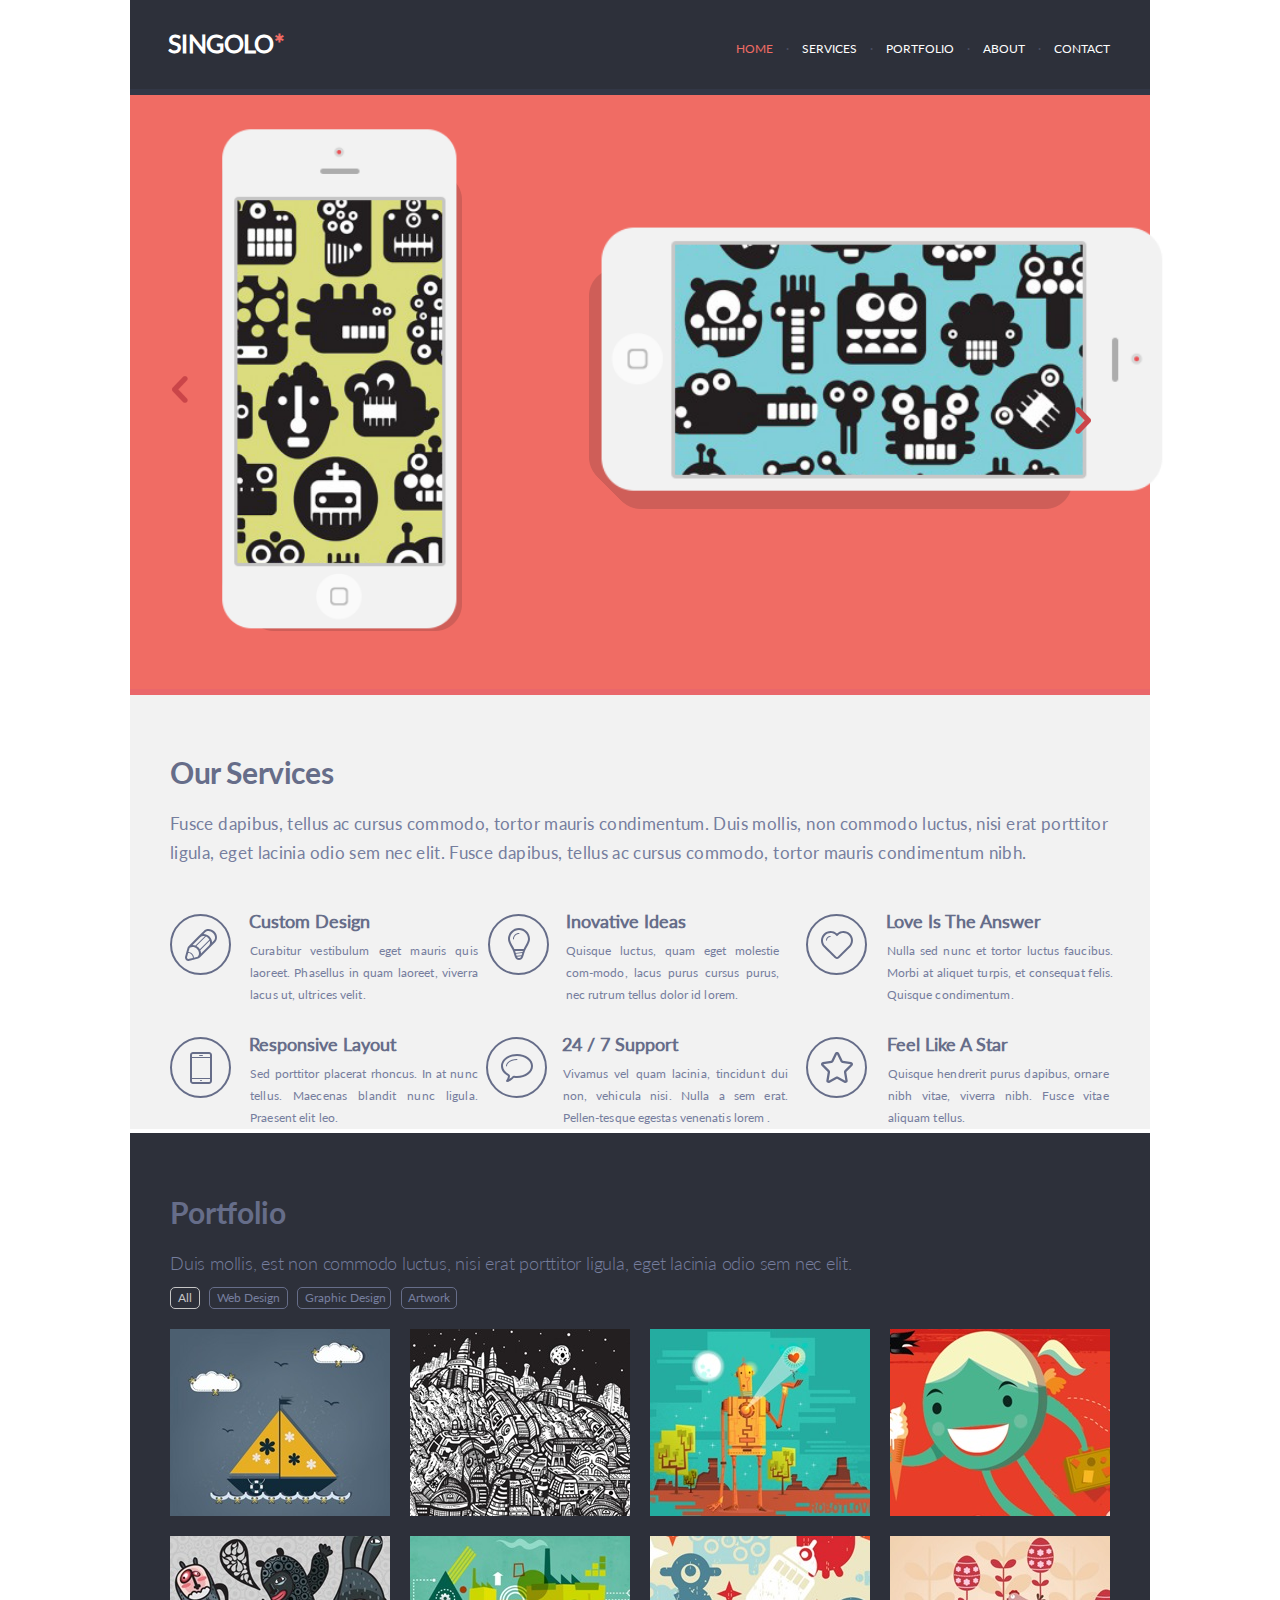
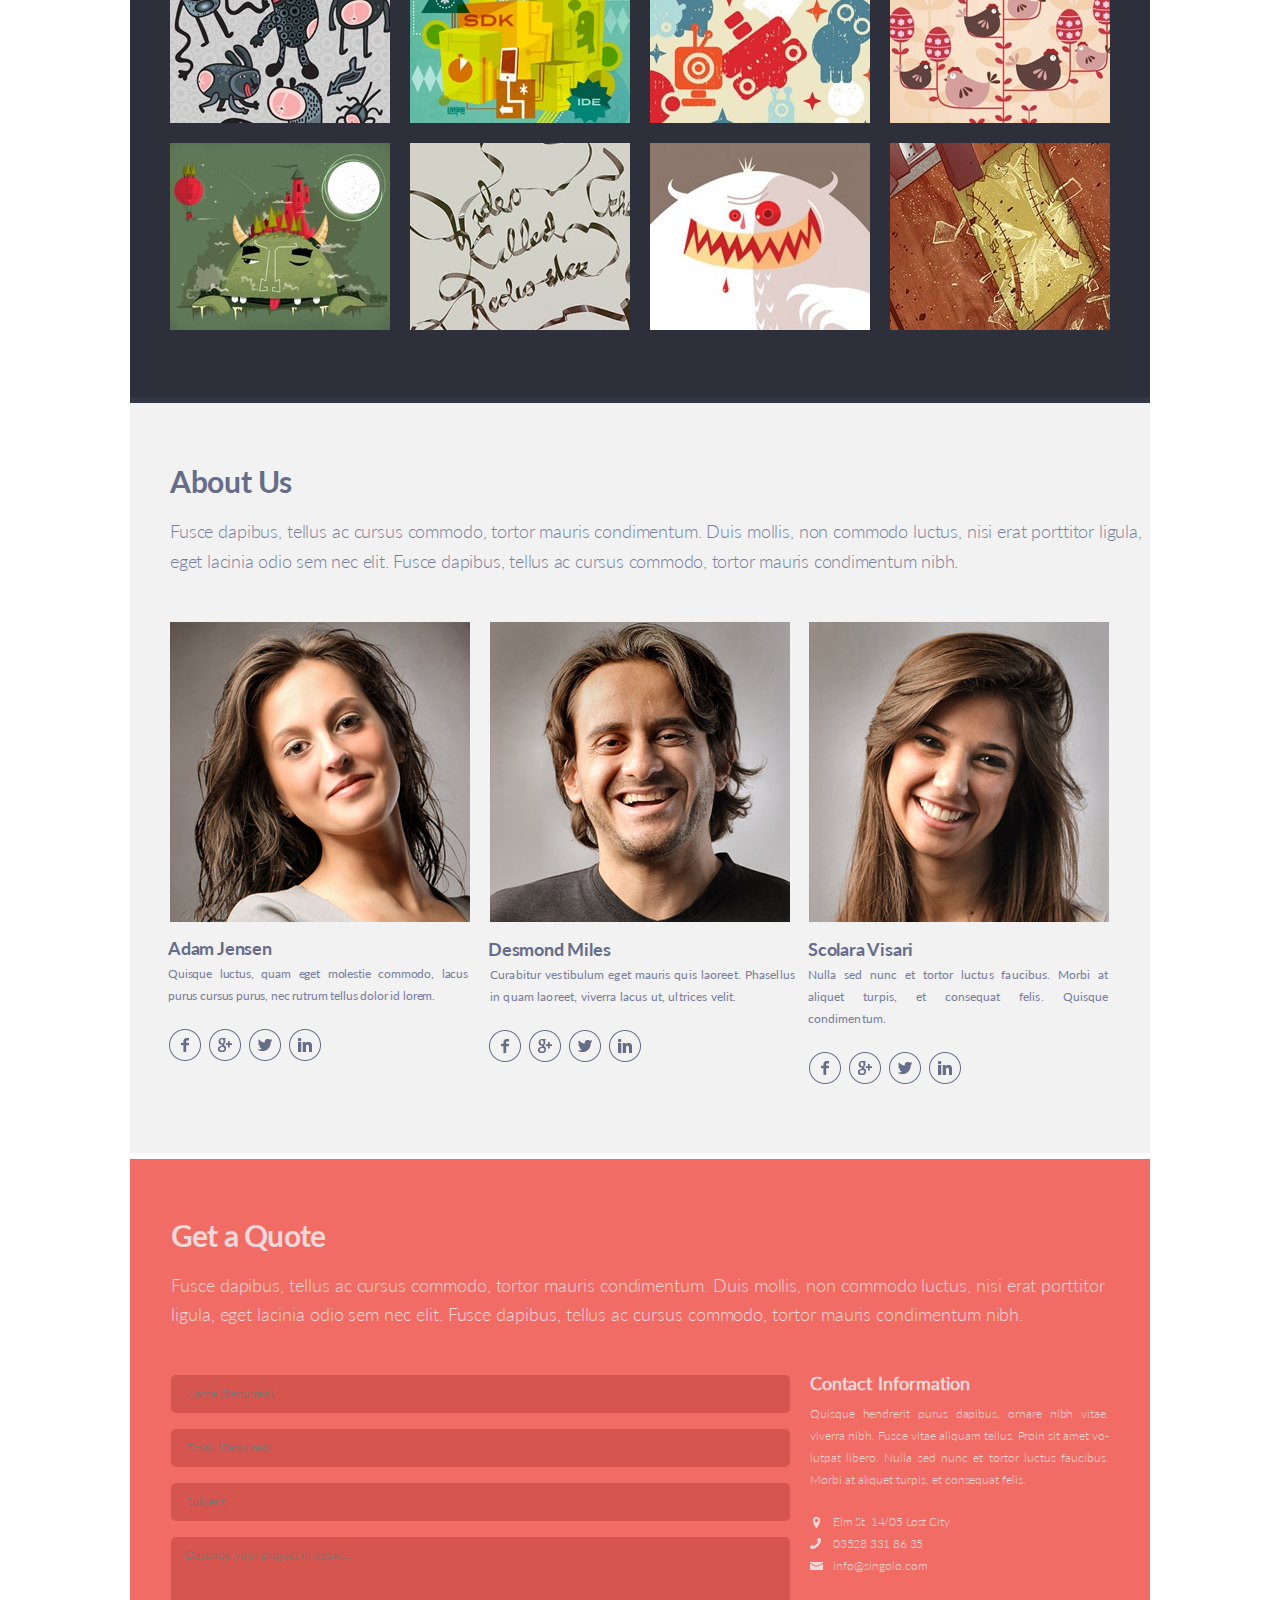
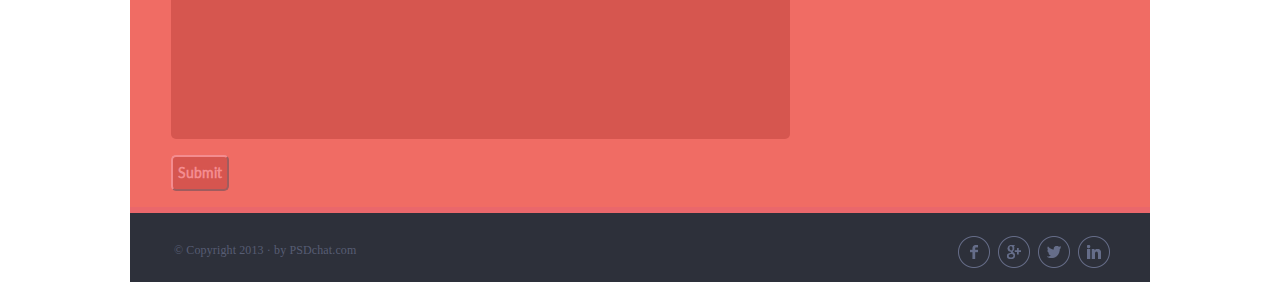
<file: index.html>
<!DOCTYPE html>
<html lang="en">
<head>
  <meta charset="UTF-8">
  <meta name="viewport" content="width=device-width, initial-scale=1.0">
  <link rel="stylesheet" href="style.css">
  <title>Singolo</title>
</head>
<body>
  <div class="wrapper" id="home">
    <header>
      <h1>SINGOLO<p>*</p></h1>
      <ul class="navigation">
        <li><a class="nav navigation_active" href="#home">HOME</a></li>
        <li><a class="nav navigation_unactive" href="#services">SERVICES</a></li>
        <li><a class="nav navigation_unactive" href="#portfolio">PORTFOLIO</a></li>
        <li><a class="nav navigation_unactive" href="#about">ABOUT</a></li>
        <li><a class="nav navigation_unactive" href="#contacts">CONTACT</a></li>
      </ul>
    </header>
    <div class="wrapper_phones">
      <section class="phones">
        <div class="slider">
          <img src="./assets/icons/chev-left.svg" alt="left slider" class="arrow left-slider">
          <img src="./assets/icons/chev-right.svg" alt="right slider" class="arrow right-slider">
        </div>
        <div class="vertical-phone_off"></div>
        <div class="horizontal-phone_off"></div>
        <img class="vertical-phone" src="./assets/icons/iPhone Vertical.svg" alt="vertical phone">
        <img class="horizontal-phone" src="./assets/icons/iPhone Horizontal.svg" alt="horizontal phone">
      </section>
      <section class="phones_2">
        <div class="slider_2">
          <img src="./assets/icons/chev-left.svg" alt="left slider" class="arrow_2 left-slider">
          <img src="./assets/icons/chev-right.svg" alt="right slider" class="arrow_2 right-slider">
        </div>
      </section>
    </div>
    <section class="services" id="services">
      <h2>Our Services</h2>
      <p>Fusce dapibus, tellus ac cursus commodo, tortor mauris condimentum. Duis mollis, non commodo luctus, nisi erat porttitor ligula, eget lacinia odio sem nec elit. Fusce dapibus, tellus ac cursus commodo, tortor mauris condimentum nibh.</p>
      <div class="service-blocks">
        <div class="blocks custom-block">
          <img src="./assets/icons/pen.svg" alt="Custom design">
          <div class="service-text">
            <h3>Custom Design</h3>
            <p>Curabitur vestibulum eget mauris quis laoreet. Phasellus in quam laoreet, viverra lacus ut, ultrices velit.</p>
          </div>
        </div>
        <div class="blocks inovative-block">
          <img src="./assets/icons/lightbulb.svg" alt="Inovative ideas">
          <div class="service-text">
            <h3>Inovative Ideas</h3>
            <p>Quisque luctus, quam eget molestie com-<wbr>modo, lacus purus cursus purus, nec rutrum tellus dolor id lorem.</p>
          </div>
        </div>
        <div class="blocks love-block">
          <img src="./assets/icons/heart.svg" alt="Love is the answer">
          <div class="service-text">
            <h3>Love Is The Answer</h3>
            <p>Nulla sed nunc et tortor luctus faucibus. Morbi at aliquet turpis, et consequat felis. Quisque condimentum.</p>
          </div>
        </div>
        <div class="blocks responsive-block">
          <img src="./assets/icons/phone.svg" alt="Responsive layout">
          <div class="service-text">
            <h3>Responsive Layout</h3>
            <p>Sed porttitor placerat rhoncus. In at nunc tellus. Maecenas blandit nunc ligula. Praesent elit leo.</p>
          </div>
        </div>
        <div class="blocks support-block">
          <img src="./assets/icons/bubble.svg" alt="24/7 support">
          <div class="service-text">
            <h3>24 / 7 Support</h3>
            <p>Vivamus vel quam lacinia, tincidunt dui non, vehicula nisi. Nulla a sem erat. Pellen-<wbr>tesque egestas venenatis lorem .</p>
          </div>
        </div>
        <div class="blocks feel-block">
          <img src="./assets/icons/star.svg" alt="Feel like a star">
          <div class="service-text">
            <h3>Feel Like A Star</h3>
            <p>Quisque hendrerit purus dapibus, ornare nibh vitae, viverra nibh. Fusce vitae aliquam tellus.</p>
          </div>
        </div>
      </div>
    </section>
    <section class="portfolio" id="portfolio">
      <h2>Portfolio</h2>
      <p>Duis mollis, est non commodo luctus, nisi erat porttitor ligula, eget lacinia odio sem nec elit.</p>
      <div class="types">
        <p class="type active_type">All</p>
        <p class="type unactive_type">Web Design</p>
        <p class="type unactive_type">Graphic Design</p>
        <p class="type unactive_type">Artwork</p>
      </div>
      <div class="portfolio_images">
        <img src="./assets/icons/portfolio-images/row1/1.jpg" alt="portfolio image" class="port_image">
        <img src="./assets/icons/portfolio-images/row1/3.jpg" alt="portfolio image" class="port_image">
        <img src="./assets/icons/portfolio-images/row1/4.jpg" alt="portfolio image" class="port_image">
        <img src="./assets/icons/portfolio-images/row1/2.jpg" alt="portfolio image" class="port_image">
        <img src="./assets/icons/portfolio-images/row2/1.jpg" alt="portfolio image" class="port_image">
        <img src="./assets/icons/portfolio-images/row2/2.jpg" alt="portfolio image" class="port_image">
        <img src="./assets/icons/portfolio-images/row2/3.jpg" alt="portfolio image" class="port_image">
        <img src="./assets/icons/portfolio-images/row2/4.jpg" alt="portfolio image" class="port_image">
        <img src="./assets/icons/portfolio-images/row3/1.jpg" alt="portfolio image" class="port_image">
        <img src="./assets/icons/portfolio-images/row3/2.jpg" alt="portfolio image" class="port_image">
        <img src="./assets/icons/portfolio-images/row3/3.jpg" alt="portfolio image" class="port_image">
        <img src="./assets/icons/portfolio-images/row3/4.jpg" alt="portfolio image" class="port_image">
      </div>
    </section>
    <section class="about_us" id="about">
      <h2>About Us</h2>
      <p>Fusce dapibus, tellus ac cursus commodo, tortor mauris condimentum. Duis mollis, non commodo luctus, nisi erat porttitor <span>ligula, eget lacinia odio sem nec elit. Fusce dapibus, tellus ac cursus commodo, tortor mauris condimentum nibh.</span></p>
      <div class="co-workers">
        <div class="worker_profile">
          <img src="./assets/icons/Adam.svg" alt="co-worker">
          <h3>Adam Jensen</h3>
          <p>Quisque luctus, quam eget molestie commodo, lacus purus cursus purus, nec rutrum tellus dolor id lorem.</p>
          <div class="socials">
            <img src="./assets/icons/Facebook.svg" alt="facebook">
            <img src="./assets/icons/Google.svg" alt="google">
            <img src="./assets/icons/Twitter.svg" alt="twitter">
            <img src="./assets/icons/LinkedIn.svg" alt="linkedin">
          </div>
        </div>
        <div class="worker_profile">
          <img src="./assets/icons/Desmond.svg" alt="co-worker">
          <h3>Desmond Miles</h3>
          <p>Curabitur vestibulum eget mauris quis laoreet. Phasellus in quam laoreet, viverra lacus ut, ultrices velit.</p>
          <div class="socials">
            <img src="./assets/icons/Facebook.svg" alt="facebook">
            <img src="./assets/icons/Google.svg" alt="google">
            <img src="./assets/icons/Twitter.svg" alt="twitter">
            <img src="./assets/icons/LinkedIn.svg" alt="linkedin">
          </div>
        </div>
        <div class="worker_profile">
          <img src="./assets/icons/Scolara.svg" alt="co-worker">
          <h3>Scolara Visari</h3>
          <p>Nulla sed nunc et tortor luctus faucibus. Morbi at aliquet turpis, et consequat felis. Quisque condimentum.</p>
          <div class="socials">
            <img src="./assets/icons/Facebook.svg" alt="facebook">
            <img src="./assets/icons/Google.svg" alt="google">
            <img src="./assets/icons/Twitter.svg" alt="twitter">
            <img src="./assets/icons/LinkedIn.svg" alt="linkedin">
          </div>
        </div>
      </div>
    </section>
    <section class="form_section" id="contacts">
      <div class="modal-overlay" hidden="true">
        <div class="modal">
            <p>Письмо отправлено </p>
            <p></p>
            <p></p>
            <button type="button" id="ok-btn" class="submitbtn" value="submit" name="ok" >OK</button>
        </div>
      </div>
      <h2>Get a Quote</h2>
      <p>Fusce dapibus, tellus ac cursus commodo, tortor mauris condimentum. Duis mollis, non commodo luctus, nisi erat porttitor ligula, eget lacinia odio sem nec elit. Fusce dapibus, tellus ac cursus commodo, tortor mauris condimentum nibh.</p>
      <div class="contact_form">
        <form method="POST" id="form-elem">
          <input type="text" name="name" placeholder="Name (Required)" required>
          <input type="email" name="email" placeholder="Email (Required)" required>
          <input class="input-subject" type="text" name="subject" placeholder="Subject">
          <textarea class="input-desc" name="message" placeholder="Describe your project in detail..." cols="30" rows="13"></textarea>
          <button type="submit" formmethod="POST">Submit</button>
        </form>
        <div class="contact_info">
          <h3>Contact Information</h3>
          <p>Quisque hendrerit purus dapibus, ornare nibh vitae, viver&shy;ra nibh. Fusce vitae aliquam tellus. Proin sit amet volutpat libero. Nulla sed nunc et tortor luctus faucibus. Morbi at aliquet turpis, et consequat felis. </p>
          <p class="address">Elm St. 14/05 Lost City</p>
          <a class="phone" href="tel:035283318635">03528 331 86 35</a>
          <a class="email" href="mailto:info@singolo.com">info@singolo.com</a>
        </div>
      </div>
    </section>
    <footer>
      <div class="copyright">&copy; Copyright 2013 &#183; by PSDchat.com</div>
      <div class="social_icons">
        <img src="./assets/icons/Facebook_Footer.svg" alt="facebook">
        <img src="./assets/icons/Google_Footer.svg" alt="google">
        <img src="./assets/icons/Twitter_Footer.svg" alt="twitter">
        <img src="./assets/icons/LinkedIn_Footer.svg" alt="linkedin">
      </div>
    </footer>
  </div>
  <script src="script.js"></script>
</body>
</html>
</file>
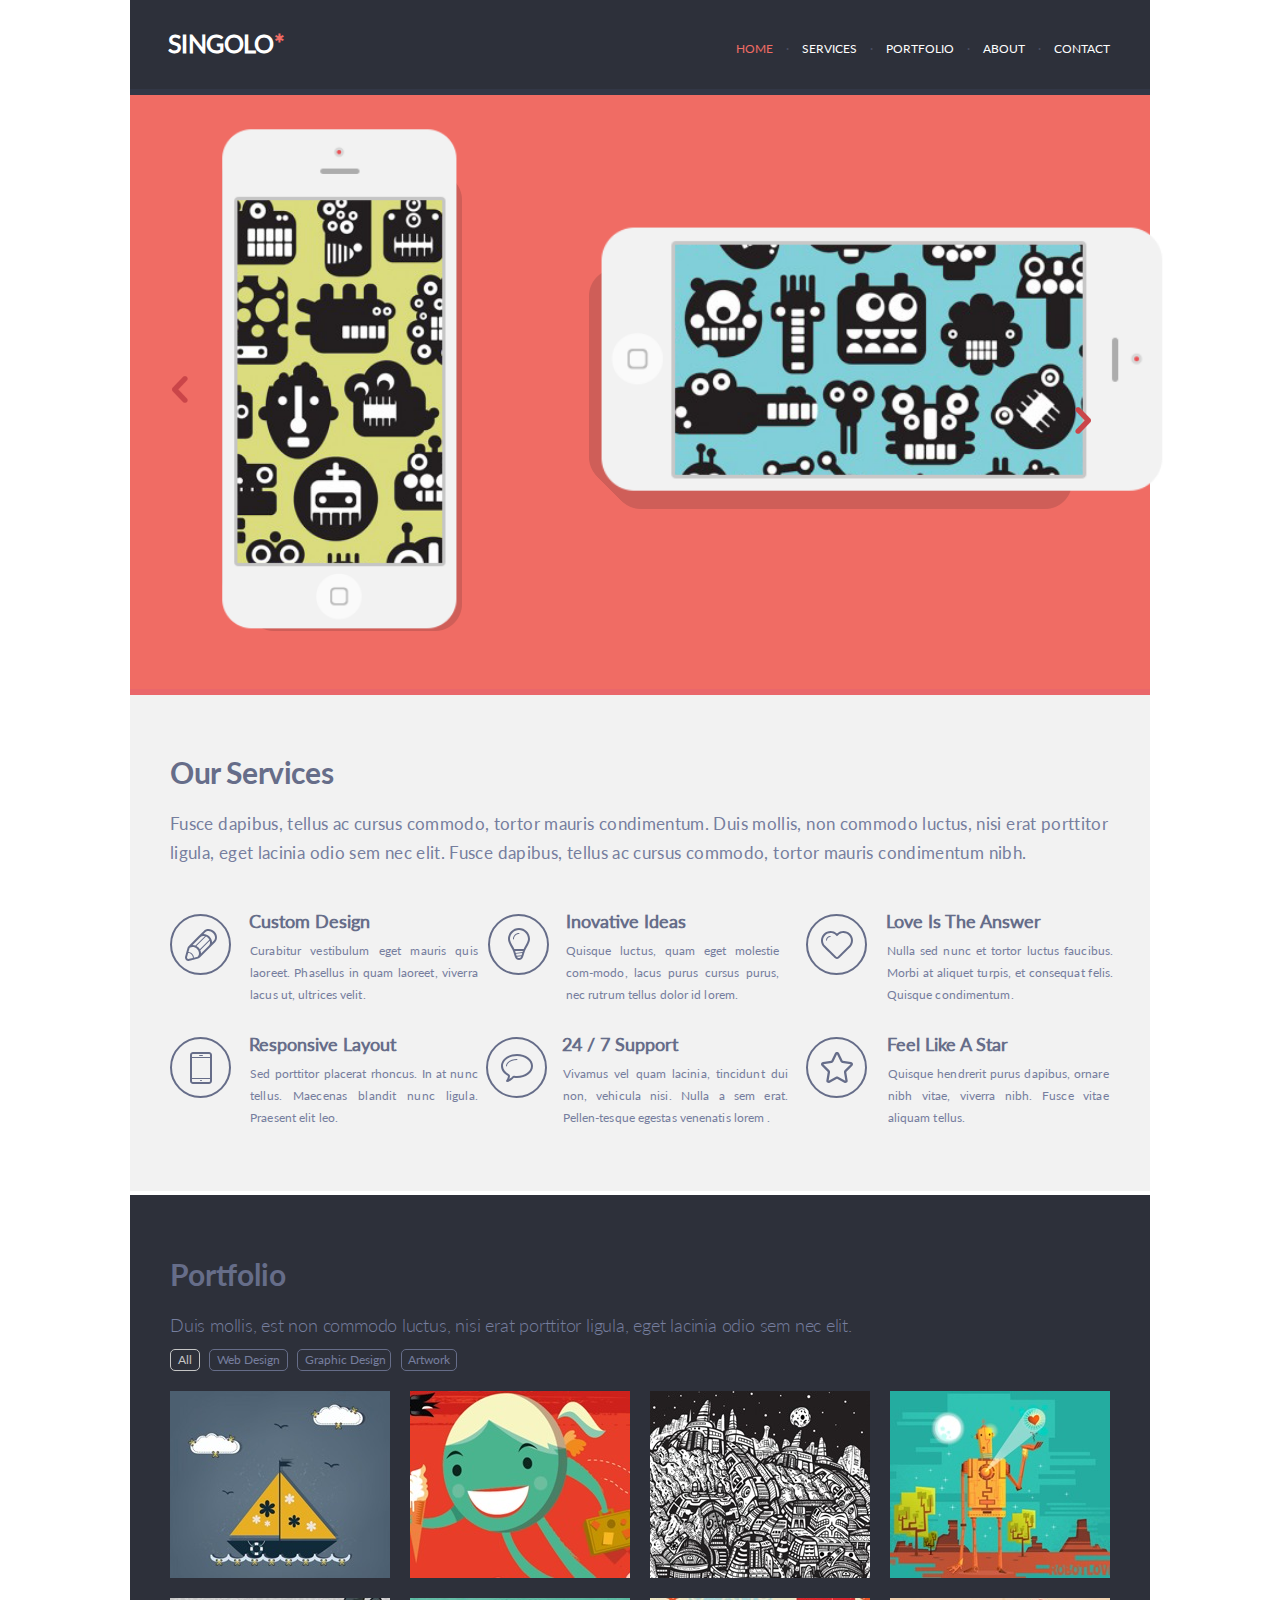
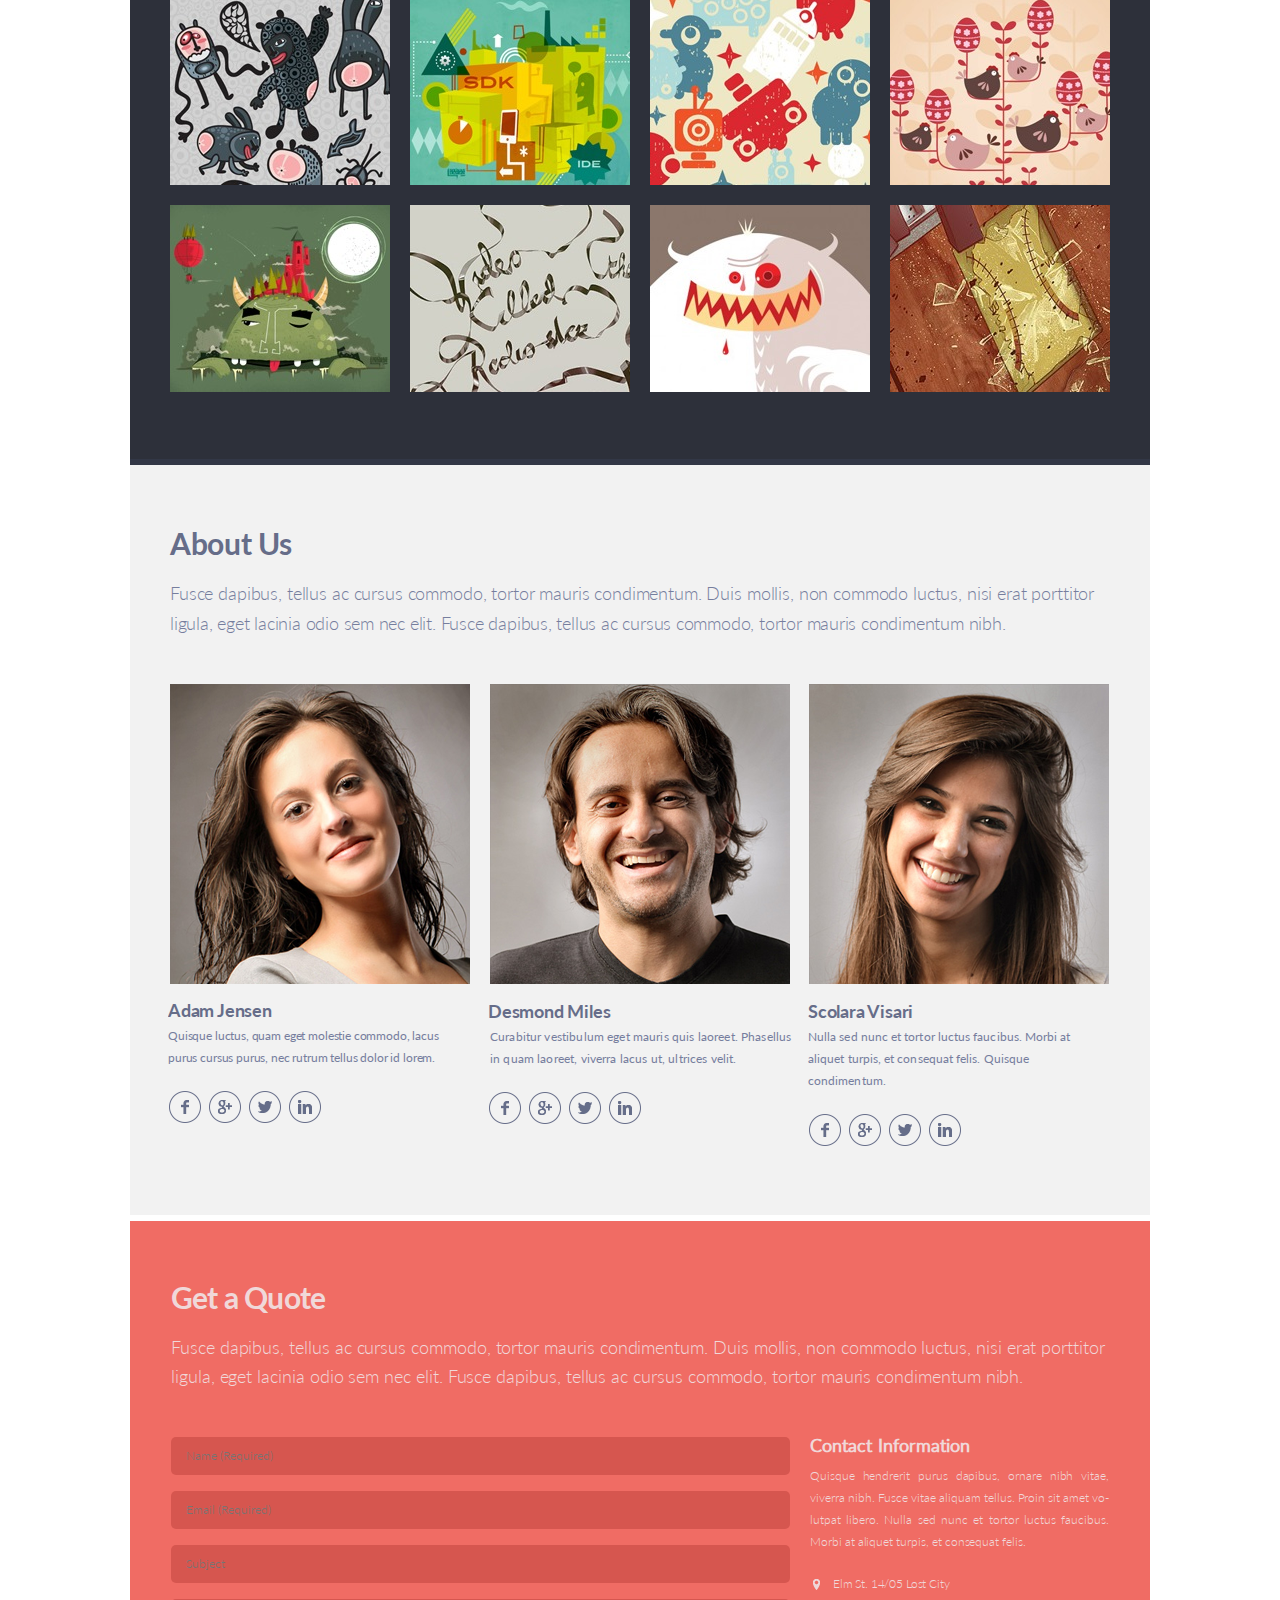
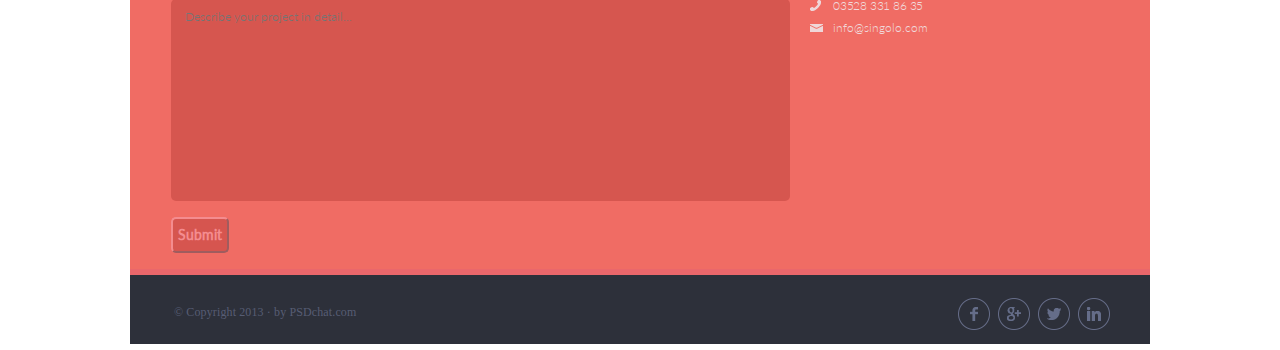
<file: singolo.html>
<!DOCTYPE html>
<html lang="en">
<head>
  <meta charset="UTF-8">
  <meta name="viewport" content="width=device-width, initial-scale=1.0">
  <link rel="stylesheet" href="singolo.css">
  <title>Singolo</title>
</head>
<body>
  <div class="wrapper">
    <header>
      <h1>SINGOLO<p>*</p></h1>
      <ul class="navigation">
        <li>HOME</li>
        <li><a href="#">SERVICES</a></li>
        <li><a href="#">PORTFOLIO</a></li>
        <li><a href="#">ABOUT</a></li>
        <li><a href="#">CONTACT</a></li>
      </ul>
    </header>
    <section class="phones">
      <div class="slider">
        <img src="./assets/icons/chev-left.svg" alt="left slider" class="left-slider">
        <img src="./assets/icons/chev-right.svg" alt="right slider" class="right-slider">
      </div>
      <img class="vertical-phone" src="./assets/icons/iPhone Vertical.svg" alt="vertical phone">
      <img class="horizontal-phone" src="./assets/icons/iPhone Horizontal.svg" alt="horizontal phone">
    </section>
    <section class="services">
      <h2>Our Services</h2>
      <p>Fusce dapibus, tellus ac cursus commodo, tortor mauris condimentum. Duis mollis, non commodo luctus, nisi erat porttitor ligula, eget lacinia odio sem nec elit. Fusce dapibus, tellus ac cursus commodo, tortor mauris condimentum nibh.</p>
      <div class="service-blocks">
        <div class="blocks custom-block">
          <img src="./assets/icons/pen.svg" alt="Custom design">
          <div class="service-text">
            <h3>Custom Design</h3>
            <p>Curabitur vestibulum eget mauris quis laoreet. Phasellus in quam laoreet, viverra lacus ut, ultrices velit.</p>
          </div>
        </div>
        <div class="blocks inovative-block">
          <img src="./assets/icons/lightbulb.svg" alt="Inovative ideas">
          <div class="service-text">
            <h3>Inovative Ideas</h3>
            <p>Quisque luctus, quam eget molestie com-<wbr>modo, lacus purus cursus purus, nec rutrum tellus dolor id lorem.</p>
          </div>
        </div>
        <div class="blocks love-block">
          <img src="./assets/icons/heart.svg" alt="Love is the answer">
          <div class="service-text">
            <h3>Love Is The Answer</h3>
            <p>Nulla sed nunc et tortor luctus faucibus. Morbi at aliquet turpis, et consequat felis. Quisque condimentum.</p>
          </div>
        </div>
        <div class="blocks responsive-block">
          <img src="./assets/icons/phone.svg" alt="Responsive layout">
          <div class="service-text">
            <h3>Responsive Layout</h3>
            <p>Sed porttitor placerat rhoncus. In at nunc tellus. Maecenas blandit nunc ligula. Praesent elit leo.</p>
          </div>
        </div>
        <div class="blocks support-block">
          <img src="./assets/icons/bubble.svg" alt="24/7 support">
          <div class="service-text">
            <h3>24 / 7 Support</h3>
            <p>Vivamus vel quam lacinia, tincidunt dui non, vehicula nisi. Nulla a sem erat. Pellen-<wbr>tesque egestas venenatis lorem .</p>
          </div>
        </div>
        <div class="blocks feel-block">
          <img src="./assets/icons/star.svg" alt="Feel like a star">
          <div class="service-text">
            <h3>Feel Like A Star</h3>
            <p>Quisque hendrerit purus dapibus, ornare nibh vitae, viverra nibh. Fusce vitae aliquam tellus.</p>
          </div>
        </div>
      </div>
    </section>
    <section class="portfolio">
      <h2>Portfolio</h2>
      <p>Duis mollis, est non commodo luctus, nisi erat porttitor ligula, eget lacinia odio sem nec elit.</p>
      <div class="types">
        <p>All</p>
        <p>Web Design</p>
        <p>Graphic Design</p>
        <p>Artwork</p>
      </div>
      <div class="portfolio_images">
        <img src="./assets/icons/portfolio-images/row1/1.jpg" alt="portfolio image">
        <img src="./assets/icons/portfolio-images/row1/2.jpg" alt="portfolio image">
        <img src="./assets/icons/portfolio-images/row1/3.jpg" alt="portfolio image">
        <img src="./assets/icons/portfolio-images/row1/4.jpg" alt="portfolio image">
        <img src="./assets/icons/portfolio-images/row2/1.jpg" alt="portfolio image">
        <img src="./assets/icons/portfolio-images/row2/2.jpg" alt="portfolio image">
        <img src="./assets/icons/portfolio-images/row2/3.jpg" alt="portfolio image">
        <img src="./assets/icons/portfolio-images/row2/4.jpg" alt="portfolio image">
        <img src="./assets/icons/portfolio-images/row3/1.jpg" alt="portfolio image">
        <img src="./assets/icons/portfolio-images/row3/2.jpg" alt="portfolio image">
        <img src="./assets/icons/portfolio-images/row3/3.jpg" alt="portfolio image">
        <img src="./assets/icons/portfolio-images/row3/4.jpg" alt="portfolio image">
      </div>
    </section>
    <section class="about_us">
      <h2>About Us</h2>
      <p>Fusce dapibus, tellus ac cursus commodo, tortor mauris condimentum. Duis mollis, non commodo luctus, nisi erat porttitor<br><span>ligula, eget lacinia odio sem nec elit. Fusce dapibus, tellus ac cursus commodo, tortor mauris condimentum nibh.</span></p>
      <div class="co-workers">
        <div class="worker_profile">
          <img src="./assets/icons/Adam.svg" alt="co-worker">
          <h3>Adam Jensen</h3>
          <p>Quisque luctus, quam eget molestie commodo, lacus purus cursus purus, nec rutrum tellus dolor id lorem.</p>
          <div class="socials">
            <img src="./assets/icons/Facebook.svg" alt="facebook">
            <img src="./assets/icons/Google.svg" alt="google">
            <img src="./assets/icons/Twitter.svg" alt="twitter">
            <img src="./assets/icons/LinkedIn.svg" alt="linkedin">
          </div>
        </div>
        <div class="worker_profile">
          <img src="./assets/icons/Desmond.svg" alt="co-worker">
          <h3>Desmond Miles</h3>
          <p>Curabitur vestibulum eget mauris quis laoreet. Phasellus in quam laoreet, viverra lacus ut, ultrices velit.</p>
          <div class="socials">
            <img src="./assets/icons/Facebook.svg" alt="facebook">
            <img src="./assets/icons/Google.svg" alt="google">
            <img src="./assets/icons/Twitter.svg" alt="twitter">
            <img src="./assets/icons/LinkedIn.svg" alt="linkedin">
          </div>
        </div>
        <div class="worker_profile">
          <img src="./assets/icons/Scolara.svg" alt="co-worker">
          <h3>Scolara Visari</h3>
          <p>Nulla sed nunc et tortor luctus faucibus. Morbi at aliquet turpis, et consequat felis. Quisque condimentum.</p>
          <div class="socials">
            <img src="./assets/icons/Facebook.svg" alt="facebook">
            <img src="./assets/icons/Google.svg" alt="google">
            <img src="./assets/icons/Twitter.svg" alt="twitter">
            <img src="./assets/icons/LinkedIn.svg" alt="linkedin">
          </div>
        </div>
      </div>
    </section>
    <section class="form_section">
      <h2>Get a Quote</h2>
      <p>Fusce dapibus, tellus ac cursus commodo, tortor mauris condimentum. Duis mollis, non commodo luctus, nisi erat porttitor ligula, eget lacinia odio sem nec elit. Fusce dapibus, tellus ac cursus commodo, tortor mauris condimentum nibh.</p>
      <div class="contact_form">
        <form method="POST">
          <input type="text" name="name" placeholder="Name (Required)" required>
          <input type="email" name="email" placeholder="Email (Required)" required>
          <input type="text" name="subject" placeholder="Subject">
          <textarea name="message" placeholder="Describe your project in detail..." cols="30" rows="13"></textarea>
          <button type="submit" formmethod="POST">Submit</button>
        </form>
        <div class="contact_info">
          <h3>Contact Information</h3>
          <p>Quisque hendrerit purus dapibus, ornare nibh vitae, viver&shy;ra nibh. Fusce vitae aliquam tellus. Proin sit amet volutpat libero. Nulla sed nunc et tortor luctus faucibus. Morbi at aliquet turpis, et consequat felis. </p>
          <p class="address">Elm St. 14/05 Lost City</p>
          <a class="phone" href="tel:035283318635">03528 331 86 35</a>
          <a class="email" href="mailto:info@singolo.com">info@singolo.com</a>
        </div>
      </div>
    </section>
    <footer>
      <div class="copyright">&copy; Copyright 2013 &#183; by PSDchat.com</div>
      <div class="social_icons">
        <img src="./assets/icons/Facebook_Footer.svg" alt="facebook">
        <img src="./assets/icons/Google_Footer.svg" alt="google">
        <img src="./assets/icons/Twitter_Footer.svg" alt="twitter">
        <img src="./assets/icons/LinkedIn_Footer.svg" alt="linkedin">
      </div>
    </footer>
  </div>
</body>
</html>
</file>
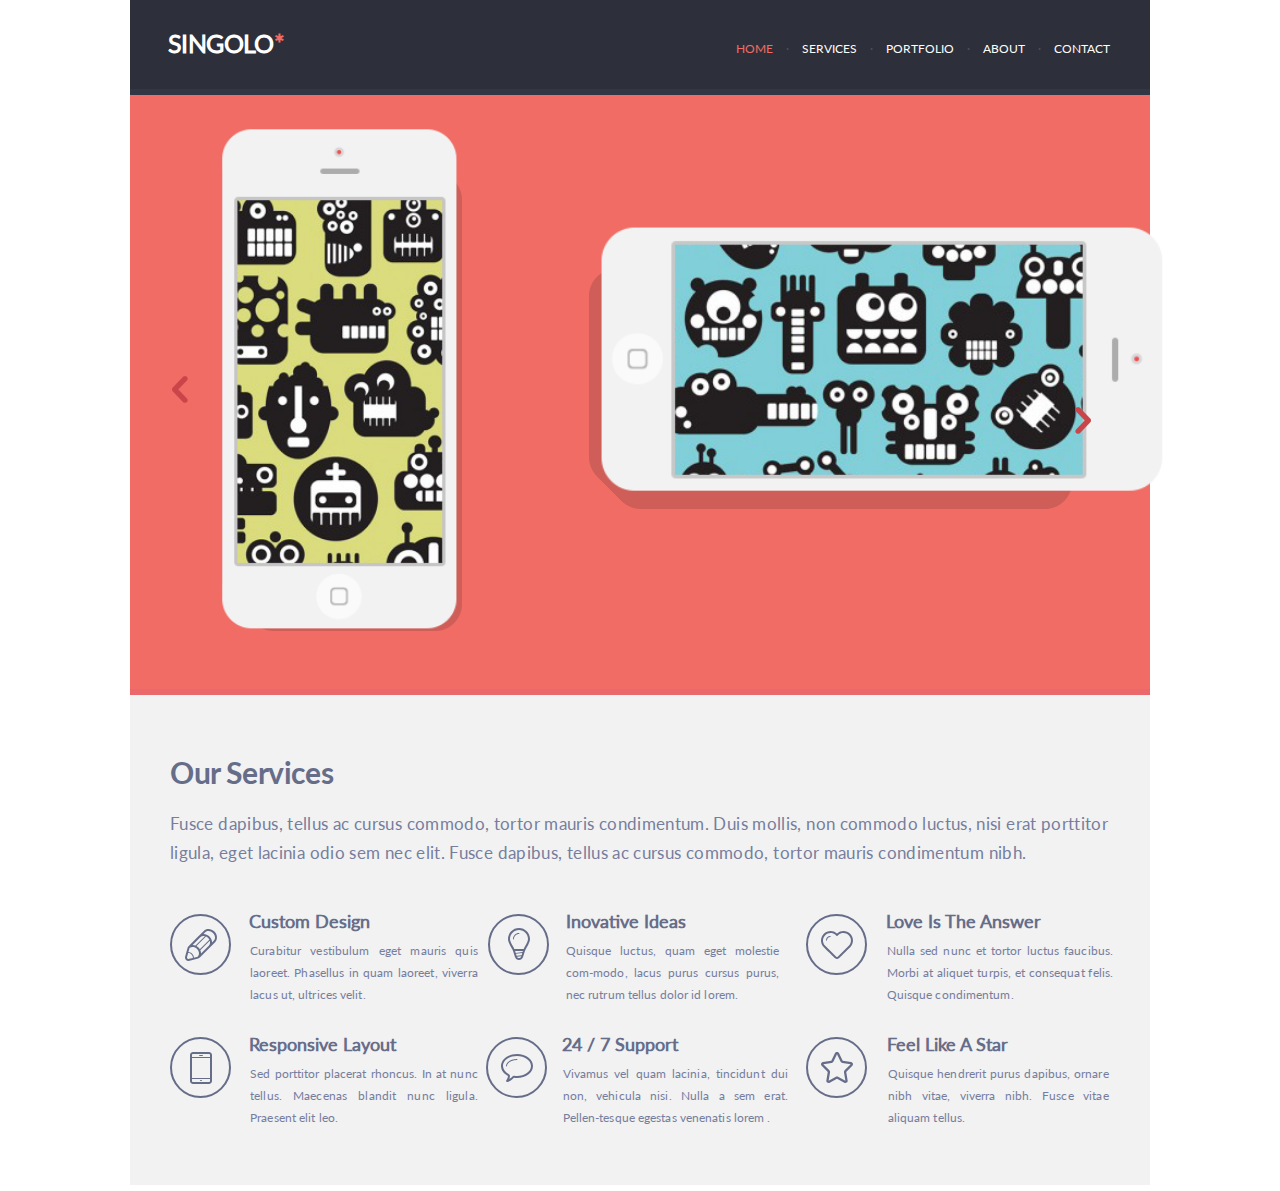
<file: singolo1.html>
<!DOCTYPE html>
<html lang="en">
<head>
  <meta charset="UTF-8">
  <meta name="viewport" content="width=device-width, initial-scale=1.0">
  <meta http-equiv="X-UA-Compatible" content="ie=edge">
  <link rel="stylesheet" href="singolo1.css">
  <title>Singolo</title>
</head>
<body>
  <div class="wrapper">
    <header>
      <h1>SINGOLO<p>*</p></h1>
      <ul class="navigation">
        <li>HOME</li>
        <li><a href="#">SERVICES</a></li>
        <li><a href="#">PORTFOLIO</a></li>
        <li><a href="#">ABOUT</a></li>
        <li><a href="#">CONTACT</a></li>
      </ul>
    </header>
    <section class="phones">
      <div class="slider">
        <img src="./assets/icons/chev-left.svg" alt="left slider" class="left-slider">
        <img src="./assets/icons/chev-right.svg" alt="right slider" class="right-slider">
      </div>
      <img class="vertical-phone" src="./assets/icons/iPhone Vertical.svg" alt="vertical phone">
      <img class="horizontal-phone" src="./assets/icons/iPhone Horizontal.svg" alt="horizontal phone">
    </section>
    <section class="services">
      <h2>Our Services</h2>
      <p>Fusce dapibus, tellus ac cursus commodo, tortor mauris condimentum. Duis mollis, non commodo luctus, nisi erat porttitor ligula, eget lacinia odio sem nec elit. Fusce dapibus, tellus ac cursus commodo, tortor mauris condimentum nibh.</p>
      <div class="service-blocks">
        <div class="blocks custom-block">
          <img src="./assets/icons/pen.svg" alt="Custom design">
          <div class="service-text">
            <h3>Custom Design</h3>
            <p>Curabitur vestibulum eget mauris quis laoreet. Phasellus in quam laoreet, viverra lacus ut, ultrices velit.</p>
          </div>
        </div>
        <div class="blocks inovative-block">
          <img src="./assets/icons/lightbulb.svg" alt="Inovative ideas">
          <div class="service-text">
            <h3>Inovative Ideas</h3>
            <p>Quisque luctus, quam eget molestie com-<wbr>modo, lacus purus cursus purus, nec rutrum tellus dolor id lorem.</p>
          </div>
        </div>
        <div class="blocks love-block">
          <img src="./assets/icons/heart.svg" alt="Love is the answer">
          <div class="service-text">
            <h3>Love Is The Answer</h3>
            <p>Nulla sed nunc et tortor luctus faucibus. Morbi at aliquet turpis, et consequat felis. Quisque condimentum.</p>
          </div>
        </div>
        <div class="blocks responsive-block">
          <img src="./assets/icons/phone.svg" alt="Responsive layout">
          <div class="service-text">
            <h3>Responsive Layout</h3>
            <p>Sed porttitor placerat rhoncus. In at nunc tellus. Maecenas blandit nunc ligula. Praesent elit leo.</p>
          </div>
        </div>
        <div class="blocks support-block">
          <img src="./assets/icons/bubble.svg" alt="24/7 support">
          <div class="service-text">
            <h3>24 / 7 Support</h3>
            <p>Vivamus vel quam lacinia, tincidunt dui non, vehicula nisi. Nulla a sem erat. Pellen-<wbr>tesque egestas venenatis lorem .</p>
          </div>
        </div>
        <div class="blocks feel-block">
          <img src="./assets/icons/star.svg" alt="Feel like a star">
          <div class="service-text">
            <h3>Feel Like A Star</h3>
            <p>Quisque hendrerit purus dapibus, ornare nibh vitae, viverra nibh. Fusce vitae aliquam tellus.</p>
          </div>
        </div>
      </div>
    </section>
  </div>
</body>
</html>
</file>
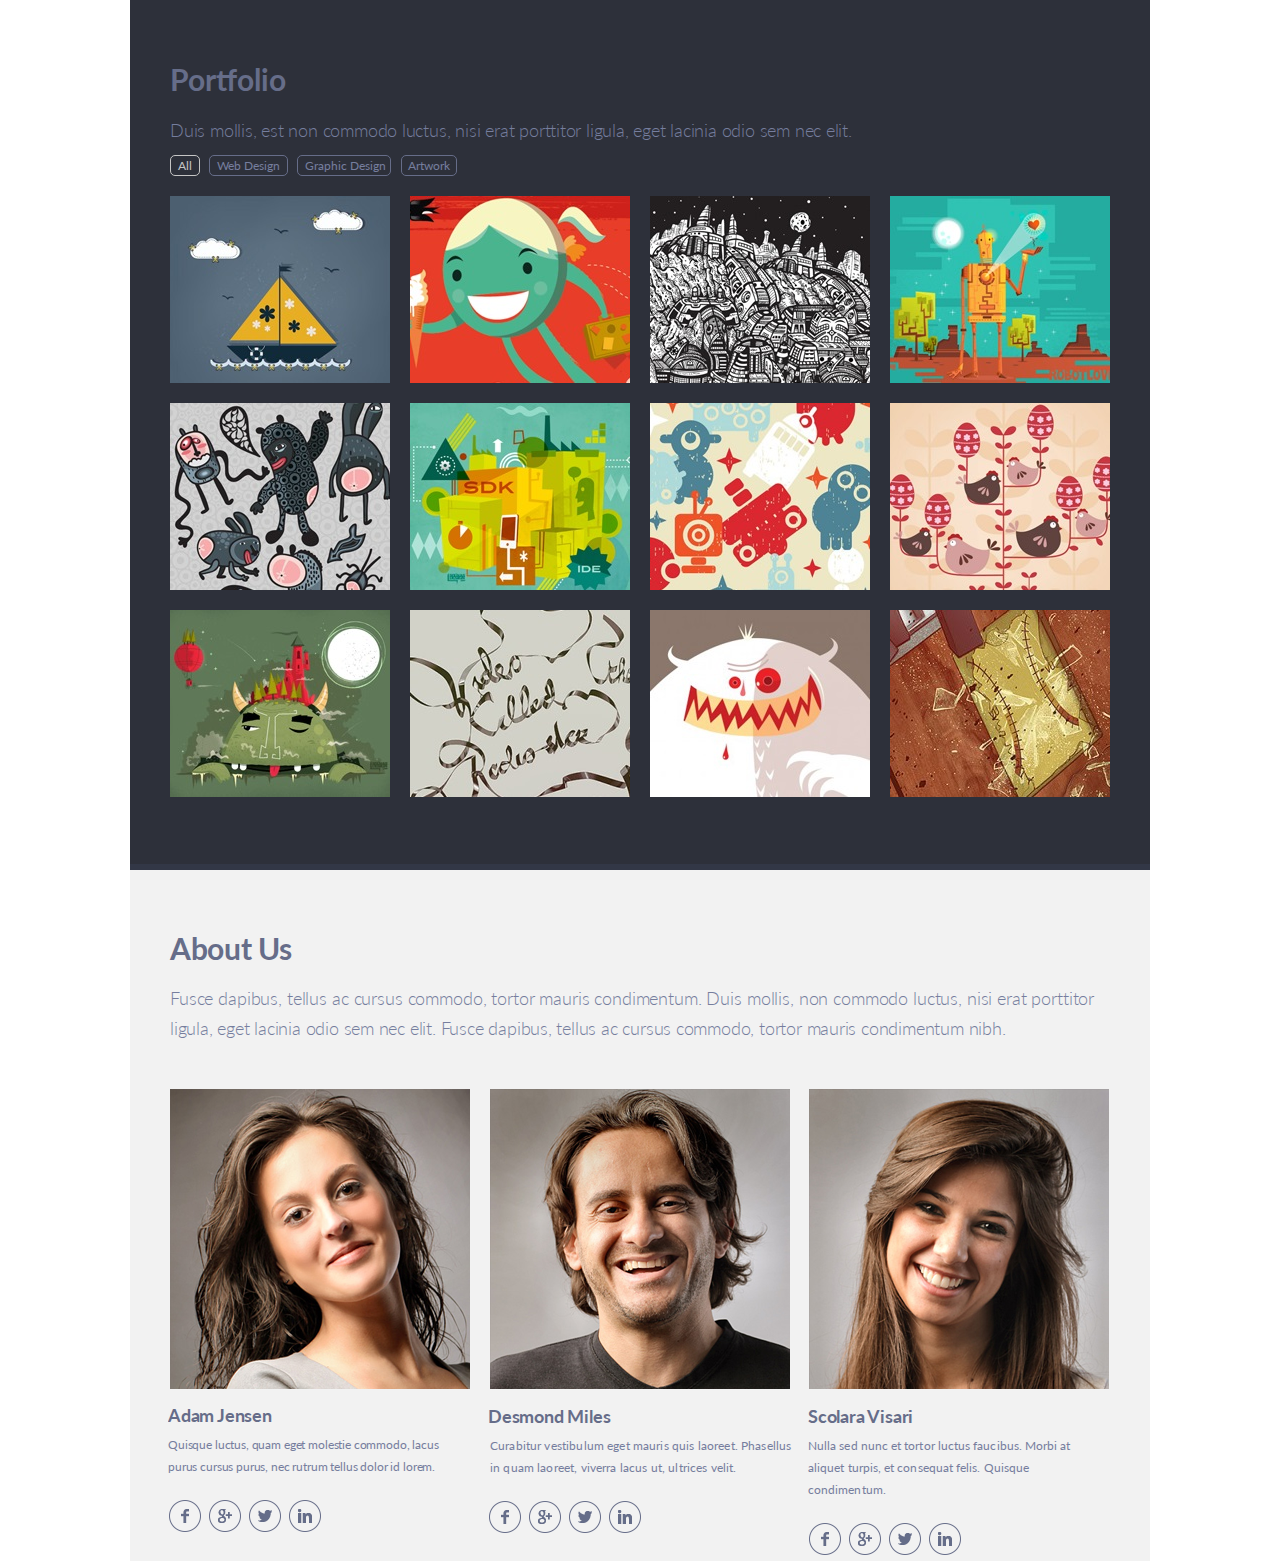
<file: singolo2.html>
<!DOCTYPE html>
<html lang="en">
<head>
  <meta charset="UTF-8">
  <meta name="viewport" content="width=device-width, initial-scale=1.0">
  <link rel="stylesheet" href="singolo2.css">
  <title>Singolo</title>
</head>
<body>
  <div class="wrapper">
    <section class="portfolio">
      <h2>Portfolio</h2>
      <p>Duis mollis, est non commodo luctus, nisi erat porttitor ligula, eget lacinia odio sem nec elit.</p>
      <div class="types">
        <p>All</p>
        <p>Web Design</p>
        <p>Graphic Design</p>
        <p>Artwork</p>
      </div>
      <div class="portfolio_images">
        <img src="./assets/icons/portfolio-images/row1/1.jpg" alt="portfolio image">
        <img src="./assets/icons/portfolio-images/row1/2.jpg" alt="portfolio image">
        <img src="./assets/icons/portfolio-images/row1/3.jpg" alt="portfolio image">
        <img src="./assets/icons/portfolio-images/row1/4.jpg" alt="portfolio image">
        <img src="./assets/icons/portfolio-images/row2/1.jpg" alt="portfolio image">
        <img src="./assets/icons/portfolio-images/row2/2.jpg" alt="portfolio image">
        <img src="./assets/icons/portfolio-images/row2/3.jpg" alt="portfolio image">
        <img src="./assets/icons/portfolio-images/row2/4.jpg" alt="portfolio image">
        <img src="./assets/icons/portfolio-images/row3/1.jpg" alt="portfolio image">
        <img src="./assets/icons/portfolio-images/row3/2.jpg" alt="portfolio image">
        <img src="./assets/icons/portfolio-images/row3/3.jpg" alt="portfolio image">
        <img src="./assets/icons/portfolio-images/row3/4.jpg" alt="portfolio image">        <img src="./assets/icons/portfolio-images/row3/4.jpg" alt="portfolio image">
        <img src="./assets/icons/portfolio-images/row3/4.jpg" alt="portfolio image">
        <img src="./assets/icons/portfolio-images/row3/4.jpg" alt="portfolio image">

      </div>
    </section>
    <section class="about_us">
      <h2>About Us</h2>
      <p>Fusce dapibus, tellus ac cursus commodo, tortor mauris condimentum. Duis mollis, non commodo luctus, nisi erat porttitor<br><span>ligula, eget lacinia odio sem nec elit. Fusce dapibus, tellus ac cursus commodo, tortor mauris condimentum nibh.</span></p>
      <div class="co-workers">
        <div class="worker_profile">
          <img src="./assets/icons/Adam.svg" alt="co-worker">
          <h3>Adam Jensen</h3>
          <p>Quisque luctus, quam eget molestie commodo, lacus purus cursus purus, nec rutrum tellus dolor id lorem.</p>
          <div class="socials">
            <img src="./assets/icons/Facebook.svg" alt="facebook">
            <img src="./assets/icons/Google.svg" alt="google">
            <img src="./assets/icons/Twitter.svg" alt="twitter">
            <img src="./assets/icons/LinkedIn.svg" alt="linkedin">
          </div>
        </div>
        <div class="worker_profile">
          <img src="./assets/icons/Desmond.svg" alt="co-worker">
          <h3>Desmond Miles</h3>
          <p>Curabitur vestibulum eget mauris quis laoreet. Phasellus in quam laoreet, viverra lacus ut, ultrices velit.</p>
          <div class="socials">
            <img src="./assets/icons/Facebook.svg" alt="facebook">
            <img src="./assets/icons/Google.svg" alt="google">
            <img src="./assets/icons/Twitter.svg" alt="twitter">
            <img src="./assets/icons/LinkedIn.svg" alt="linkedin">
          </div>
        </div>
        <div class="worker_profile">
          <img src="./assets/icons/Scolara.svg" alt="co-worker">
          <h3>Scolara Visari</h3>
          <p>Nulla sed nunc et tortor luctus faucibus. Morbi at aliquet turpis, et consequat felis. Quisque condimentum.</p>
          <div class="socials">
            <img src="./assets/icons/Facebook.svg" alt="facebook">
            <img src="./assets/icons/Google.svg" alt="google">
            <img src="./assets/icons/Twitter.svg" alt="twitter">
            <img src="./assets/icons/LinkedIn.svg" alt="linkedin">
          </div>
        </div>
      </div>
    </section>
  </div>
</body>
</html>
</file>
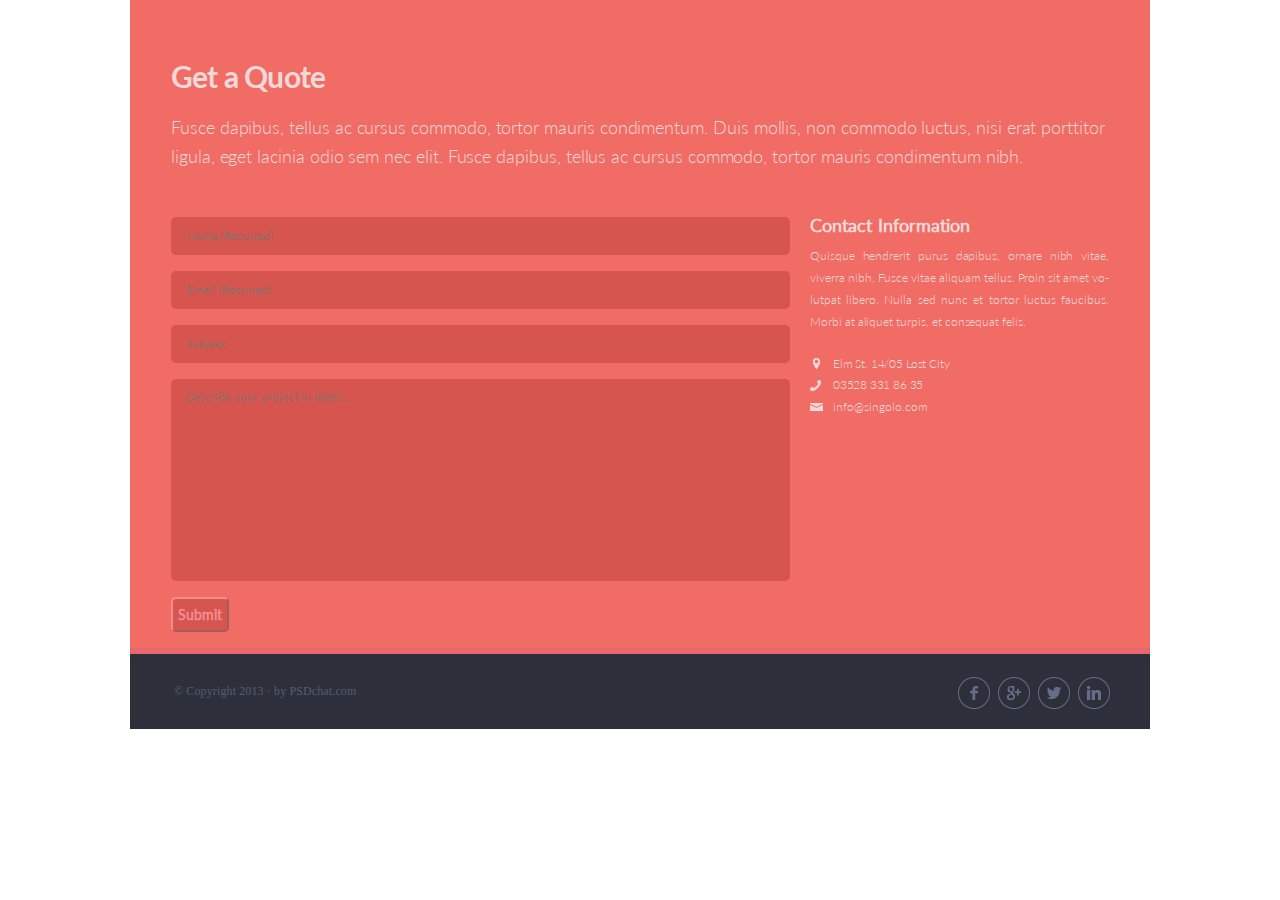
<file: singolo3.html>
<!DOCTYPE html>
<html lang="en">
<head>
  <meta charset="UTF-8">
  <meta name="viewport" content="width=device-width, initial-scale=1.0">
  <link rel="stylesheet" href="singolo3.css">
  <title>Document</title>
</head>
<body>
  <div class="wrapper">
    <section class="form_section">
      <h2>Get a Quote</h2>
      <p>Fusce dapibus, tellus ac cursus commodo, tortor mauris condimentum. Duis mollis, non commodo luctus, nisi erat porttitor ligula, eget lacinia odio sem nec elit. Fusce dapibus, tellus ac cursus commodo, tortor mauris condimentum nibh.</p>
      <div class="contact_form">
        <form method="POST">
          <input type="text" name="name" placeholder="Name (Required)" required>
          <input type="email" name="email" placeholder="Email (Required)" required>
          <input type="text" name="subject" placeholder="Subject">
          <textarea name="message" placeholder="Describe your project in detail..." cols="30" rows="13"></textarea>
          <button type="submit" formmethod="POST">Submit</button>
        </form>
        <div class="contact_info">
          <h3>Contact Information</h3>
          <p>Quisque hendrerit purus dapibus, ornare nibh vitae, viver&shy;ra nibh. Fusce vitae aliquam tellus. Proin sit amet volutpat libero. Nulla sed nunc et tortor luctus faucibus. Morbi at aliquet turpis, et consequat felis. </p>
          <p class="address">Elm St. 14/05 Lost City</p>
          <a class="phone" href="tel:035283318635">03528 331 86 35</a>
          <a class="email" href="mailto:info@singolo.com">info@singolo.com</a>
        </div>
      </div>
    </section>
    <footer>
      <div class="copyright">&copy; Copyright 2013 &#183; by PSDchat.com</div>
      <div class="social_icons">
        <img src="./assets/icons/Facebook_Footer.svg" alt="facebook">
        <img src="./assets/icons/Google_Footer.svg" alt="google">
        <img src="./assets/icons/Twitter_Footer.svg" alt="twitter">
        <img src="./assets/icons/LinkedIn_Footer.svg" alt="linkedin">
      </div>
    </footer>
  </div>
</body>
</html>
</file>
<file: style.css>
.wrapper {
  position: relative;
  margin: 0 auto;
  width: 1020px;
}

html {
  scroll-behavior: smooth;
}

body {
  margin: 0 auto;
}

/* fonts */

@font-face {
  font-family: 'Lato';
  src: url('assets/lato/Lato-Regular.ttf') format('truetype');
  font-weight: normal;
  font-style: normal;
}

@font-face {
  font-family: 'Lato-Bold';
  src: url('assets/lato/Lato-Bold.ttf') format('truetype');
  font-weight: normal;
  font-style: normal;
}

@font-face {
  font-family: 'Lato-Light';
  src: url('assets/lato/Lato-Light.ttf') format('truetype');
  font-weight: normal;
  font-style: normal;
}

/* header */

header {
  position: relative;
  display: flex;
  justify-content: space-between;
  height: 89px;
  background-color: #2d303a;
}

h1 {
  display: flex;
  margin: 28px 0px 0px 38px;
  font-size: 25px;
  letter-spacing: -0.6px;
  font-family: "Lato";
  font-weight: 700;
  color: #ffffff;
}

h1:hover{
  cursor: pointer;
  animation: pulse 1s infinite;
  animation-timing-function: linear;
}

@keyframes pulse {
  0% { transform: scale(1); }
  50% { transform: scale(1.1); }
  100% { transform: scale(1); }
}

h1 p {
  color: #f06c64;
}

p {
  margin: 0 auto;
}

ul.navigation {
  display: flex;
  list-style: none;
  font-size: 12px;
  font-family: "Lato";
  margin: 41px 40px 0px 0px;
}

ul.navigation li a {
  text-decoration: none;
  color: #ffffff;
}

ul.navigation a:hover {
  cursor: pointer;
}

ul.navigation li a:hover {
  color: #f06c64;
}

.navigation .navigation_active {
  color: #f06c64;
}

.navigation .navigation_unactive {
  color: #ffffff;
}

ul.navigation li+li:before {
  padding: 13px;
  color: #494e62;
  content: "\B7";
}

/* section .phones */

.slider {
  display: revert;
  float: none;
  justify-content: stretch;
}

.right-slider {
  position: relative;
  left: 945px;
  top: 287px;
}

.right-slider:hover {
  cursor: pointer;
}

.right-slider:active {
  transform: scale(1.1);
  transition: all ease 50ms;
}

.left-slider {
  top: 287px;
  position: relative;
  left: 42px;
}

.left-slider:hover {
  cursor: pointer;
}

.left-slider:active {
  transform: scale(1.1);
  transition: all ease 50ms;
}

.phones {
  position: relative;
  display: flex;
  background-color: #f06c64;
  height: 606px;
}

.phones_2 {
  display: none;
  position: relative;
  height: 606px;
  background-image: url(./assets/icons/Slider2.svg);
}

.phones_2:before {
  content: "";
  width: 1020px;
  height: 6px;
  background-color: #323746;
  position: absolute;
  top: 0;
}

.phones:after {
  content: "";
  width: 1020px;
  height: 6px;
  background-color: #ea676b;
  position: absolute;
  bottom: 0;
}

.phones:before {
  content: "";
  width: 1020px;
  height: 6px;
  background-color: #323746;
  position: absolute;
  top: 0;
}

.vertical-phone {
  margin: -36px 0px 10px 74px;
  background-image: url(./assets/icons/Shadow-vertical.svg);
  background-repeat: no-repeat;
  background-position-x: 2px;
  background-position-y: 95px;
}

.horizontal-phone_off {
  height: 188px;
  width: 333px;
  position: absolute;
  background-color: #161616;
  top: 193px;
  right: 201px;
  display: none;
}

.horizontal-phone {
  margin: 10px 10px -114px -332px;
  background-image: url(./assets/icons/Shadow-horizontal.svg);
  background-repeat: no-repeat;
  background-position-x: 67px;
  background-position-y: 170px;
}

.vertical-phone_off {
  width: 189px;
  height: 333px;
  position: absolute;
  background-color: #161616;
  top: 124px;
  left: 126px;
  display: none;
}

/* section .services */

.services {
  padding: 0 40px;
  height: 100%;
  background-color: #f2f2f2;
  display: flex;
  flex-direction: column;
  margin-bottom: 4px;
}

.wrapper:after {
  content: "";
  width: 1020px;
  height: 6px;
  background-color: #ffffff;
  position: absolute;
  bottom: 0;
}

.services h2 {
  margin: 59px 0px 19px 0px;
  letter-spacing: -0.4px;
  font-size: 30px;
  color: #666d89;
  font-family: "Lato-Bold";
}

.services p {
  font-size: 16.8px;
  color: #767e9e;
  font-family: "Lato";
  letter-spacing: 0.36px;
  line-height: 29px;
}

.service-text {
  margin-left: 13px;
}

.service-text h3 {
  font-size: 18px;
  margin-bottom: 10px;
  color: #666d89;
  font-family: "Lato";
}

.service-text p {
  font-size: 12px;
  line-height: 22px;
  color: #767e9e;
  font-family: "Lato";
  letter-spacing: 0.1px;
  margin-top: -2px;
  padding-left: 1px;
  text-align: justify;
}

.blocks img {
  margin-top: 22px;
}

.inovative-block {
  margin-left: -6px;
}

.inovative-block div {
  margin-left: 10px;
}

.inovative-block img {
  margin-left: -7px;
}

.inovative-block p {
  letter-spacing: 0.1px;
  padding-left: 0px;
  padding-right: 0px;
  margin-right: -2px;
}

div.blocks:nth-child(3) {
  grid-template-columns: 20% 81%;
}

.love-block {
  margin-left: 7px;
}

.love-block img {
  margin-right: -23px;
}

.love-block div {
  margin-left: 19px;
}

.support-block {
  margin-left: -15px;
}

.support-block div {
  margin-right: -11px;
}

.feel-block {
  margin-left: 7px;
}

.feel-block div {
  margin-left: 20px;
  margin-right: -20px;
}

/* GRID */

.service-blocks {
  margin-top: 25px;
  display: grid;
  grid-row-gap: 9px;
  grid-template-areas:
    "c i l"
    "r s f";
}

.blocks {
  display: grid;
  grid-template-columns: 20% 73%;
}

.custom-block {
  grid-area: c;
}

.inovative-block {
  grid-area: i;
}

.love-block{
  grid-area: l;
}

.responsive-block {
  grid-area: r;
}

.support-block {
  grid-area: s;
}

.feel-block {
  grid-area: f;
}

/* portfolio */

.portfolio h2 {
  font-size: 30px;
  line-height: 18px;
  color: #666d89;
  font-family: "Lato-Bold";
}

.portfolio {
  padding-left: 40px;
  padding-top: 45px;
  background-color: #2d303a;
  border-bottom: solid 6px rgb(50, 55, 70);
}

.portfolio>p {
  font-size: 18px;
  line-height: 30px;
  color: #767e9e;
  font-family: "Lato-Light";
  letter-spacing: -0.21px;
  margin-bottom: -2px;
}

.portfolio > h2 {
  margin-bottom: 26.9px;
}

.types {
  display: inline-flex;
  height: 45px;
  margin-bottom: 8px;
}

.types p {
  border-radius: 5px;
  font-size: 12px;
  line-height: 19px;
  font-family: "Lato";
  padding-left: 7px;
  padding-right: 7px;
  margin-right: 9px;
  height: 20px;
  margin-top: 11px;
}

.types p:hover {
  cursor: pointer;
  transform: scale(1.1);
  transition: all ease 50ms;
}

.unactive_type {
  border: 1px solid #666d89;
  color: #767e9e;
}

.active_type {
  border: 1px solid #c5c5c5;
  color: #c5c5c5;
}

.types > p:nth-child(3) {
  margin-right: 10px;
  padding-right: 4px;
}

.types > p:nth-child(4) {
  padding-right: 6px;
  padding-left: 6px;
}

/* grid */

.portfolio_images {
  display: grid;
  grid-gap: 20px;
  grid-auto-columns: max-content;
  padding-bottom: 67px;
}

.portfolio_images img:nth-child(n+13) {
  display: none;
}

.portfolio_images > img:nth-child(1) {
  grid-area: 1;
}

.portfolio_images > img:nth-child(2) {
  grid-area: 1;
}

.portfolio_images > img:nth-child(3) {
  grid-area: 1;
}

.portfolio_images > img:nth-child(4) {
  grid-area: 1;
}

.portfolio_images > img:nth-child(5) {
  grid-area: 2;
}

.portfolio_images > img:nth-child(6) {
  grid-area: 2;
}

.portfolio_images > img:nth-child(7) {
  grid-area: 2;
}

.portfolio_images > img:nth-child(8) {
  grid-area: 2;
}

.portfolio_images > img:nth-child(9) {
  grid-area: 3;
}

.active_pic {
  border: 5px solid #F06C64;
    width: 210px;
    height: 177px;
}

/* about_us */

.about_us {
  background-color: #f2f2f2;
  padding-left: 40px;
  padding-top: 44px;
  border-bottom: solid 6px #ffffff;
  padding-bottom: 63px;
}

.about_us h2 {
  font-size: 30px;
  line-height: 18px;
  color: #666d89;
  font-family: "Lato-Bold";
  letter-spacing: -0.35px;
}

.about_us > p {
  font-size: 18px;
  line-height: 30px;
  color: #767e9e;
  font-family: "Lato-Light";
  letter-spacing: -0.14px;
  margin-bottom: -2px;
}

.about_us span {
  letter-spacing: -0.21px;
}

.about_us > h2 {
  margin-bottom: 25.9px;
}

.co-workers {
  display: flex;
  padding-right: 20px;
  margin-top: 47px;
  margin-left: -2px;
}

.worker_profile {
  width: 300px;
  margin-right: 20px;
}

.worker_profile h3 {
  font-size: 18px;
  line-height: 18px;
  color: #666d89;
  font-family: "Lato-Bold";
  margin-top: 11px;
  margin-bottom: 6px;
  letter-spacing: -0.2px;
  white-space: nowrap;
  overflow: hidden;
}

.worker_profile p {
  font-size: 12px;
  line-height: 22px;
  color: #767e9e;
  font-family: "Lato";
  margin: 6px 0 21px 0;
  letter-spacing: -0.15px;
  text-align: justify;
}

div.worker_profile:nth-child(2) > p:nth-child(3) {
  letter-spacing: 0.15px;
  margin-left: 2px;
  width: 305px;
}

div.worker_profile:nth-child(3) > p:nth-child(3) {
  letter-spacing: 0.07px;
}

.socials img {
  padding-right: 2px;
}

.socials img:hover {
  cursor: pointer;
  transform: scale(1.1);
  transition: all ease 50ms;
}

/* form_section */

.form_section {
  background-color: #f06c64;
  padding-left: 41px;
  padding-top: 0px;
  border-bottom: 6px solid #ea676b;
  padding-bottom: 16px;
}

.form_section h2 {
  font-size: 30px;
  color: #f0d8d9;
  font-family: "Lato-Bold";
  margin-top: 0;
  padding-top: 58px;
  letter-spacing: -0.8px;
  margin-bottom: 18.9px;
}

.form_section p, .form_section a {
  font-size: 18px;
  color: #f0d8d9;
  font-family: "Lato-Light";
}

.form_section p {
  margin-top: 18px;
  padding-top: -5px;
  line-height: 29px;
  letter-spacing: -0.06px;
}

input,
textarea {
  background-color: #d6564f;
  color: #f0d8d9;
  padding: 12px 15px;
  width: 619px;
  box-sizing: border-box;
  border: none;
  border-radius: 5px;
  font: normal 12px/14px "Lato-Light", "Arial", sans-serif;
  margin-bottom: 16px;
}

textarea {
  padding: 11px 15px 13px 14px;
  resize: none;
  max-height: 202px;
}

form > * {
  display: block;
}

.contact_form {
  margin-top: 46px;
  display: flex;
}

.contact_info {
  width: 303px;
  padding-left: 20px;
  box-sizing: border-box;
  margin-top: -5px;
}

.contact_info h3 {
  margin-top: 2px;
  letter-spacing: 0.004em;
  font-size: 18px;
  color: #f0d8d9;
  font-family: "Lato";
  margin-bottom: 10px;
}

.contact_info > p,
.contact_info > a {
  margin-block-start: 0;
  margin-block-end: 0;
  margin-top: 9px;
  font-size: 12px;
  letter-spacing: -0.004em;
  line-height: 22px;
  text-align: justify;
  hyphens: auto;
}

.contact_info .address,
.contact_info > a {
  padding-left: 23px;
}

.contact_info > a {
  display: block;
  margin-block-start: 0;
  line-height: 22px;
  text-decoration: none;
}

.contact_info .address {
  margin-block-start: 0;
  margin-top: 20px;
  letter-spacing: -0.013em;
  background: transparent url("assets/icons/location.svg") no-repeat 3px center;
}

.contact_info .phone {
  margin-top: -0.07em;
  letter-spacing: -0.016em;
  background: transparent url("assets/icons/phone1.svg") no-repeat left center;
}

.contact_info .email {
  letter-spacing: -0.002em;
  background: transparent url("assets/icons/mail.svg") no-repeat left 7px;
}

button {
  padding: 5px;
  color: #f48c8f;
  font-family: 'Lato', sans-serif;
  font-weight: 700;
  font-size: 14px;
  line-height: 21.56px;
  background-color: #d6554f;
  border-radius: 5px;
  border-color: #f48c8f;
}

/*Modal window*/

.modal-overlay {
  width: 1020px;
  background-color: #80808066;
  position: absolute;
  z-index: 1;
}

.modal {
  width: 50%;
  height: 225px;
  margin: 22% auto 0;
  background-color: #f3a4a0;
  border: 2px solid grey;
  border-radius: 5px;
  z-index: 1;
  font-family: "Lato", sans-serif;
  color: wheat;
  text-overflow: clip;
  overflow: hidden;
  padding: 5px 20px;
}

.modal p:first-child {
  font-weight: bold;
  font-size: 24px;
}
.modal p {
  max-height: 157px;
  overflow: hidden;
}

.modal p:nth-child(2) {
  max-height: 26px;
}

.modal button {
position: absolute;
bottom: 21px;
}

/* footer */

footer {
  padding-top: 22px;
  padding-bottom: 19px;
  background-color: #2d303a;
  display: flex;
  justify-content: space-between;
  align-items: center;
}

footer .copyright {
  margin-top: -4px;
  font-size: 12px;
  letter-spacing: 0.01em;
  color: #575d74;
}

footer {
  margin: 0;
}

.copyright {
  margin-left: 44px;
}

.social_icons {
  display: flex;
  margin-right: 39px;
}

.social_icons img {
  padding-left: 6px;
}

.social_icons img:hover {
  cursor: pointer;
  transform: scale(1.1);
  transition: all ease 50ms;
}

.contact_info > p:nth-child(2) {
  padding-right: -2px;
  margin-right: -16px;
  padding-top: 0px;
}

.contact_info > h3:nth-child(1) {
  margin-bottom: 9px;
}

/* responsive */

@media (max-width: 377px) {
  img.left-slider {
    left: 1em;
    top: 8em;
    transform: scale(0.9);
  }

  img.right-slider {
    left: 20em;
    top: 8em;
    transform: scale(0.9);
  }

  section.phones_2::before {
    width: 100%;
  }

  .phones {
    height: 269px;
  }

  header {
    height: 73px;
  }

  section.phones_2 {
    background-position-x: -47px;
    height: 270px;
    background-size: cover;
  }

  img.vertical-phone {
    transform: scale(0.9);
    margin-bottom: 16px;
    margin: -0px 87px 22px -3px;
    background-position-x: 5px;
    background-position-y: 41px;
    width: 63%;
    background-size: 41%;
  }

  img.horizontal-phone {
    transform: scale(0.9);
    margin: -65px 10px -106px -242px;
    background-position-x: 32px;
    background-position-y: 148px;
    width: 63%;
    background-size: 82%;
  }

  ul.navigation {
    display: none;
  }

  .services p {
    text-align: justify;
  }

  #services > h2:nth-child(1) {
    margin-top: 28px;
  }

  div.service-blocks {
    margin-top: 21px;
    display: grid;
    grid-row-gap: 7px;
    grid-template-areas: "c" "i" "l" "r" "s" "f";
    margin-bottom: 21px;
  }

  .portfolio_images > img:nth-child(2) {
    grid-area: 2;
  }

  .portfolio_images > img:nth-child(4) {
    grid-area: 2;

}
  .portfolio_images > img:nth-child(5) {
    grid-area: 3;
  }

  .portfolio_images > img:nth-child(6) {
    grid-area: 3;
  }

  .portfolio_images > img:nth-child(7) {
    grid-area: 4;
  }

  .portfolio_images > img:nth-child(8) {
    grid-area: 4;
  }

  img.port_image:nth-child(9) {
    display: none;
  }

  img.port_image:nth-child(10) {
    display: none;
  }

  img.port_image:nth-child(11) {
    display: none;
  }

  img.port_image:nth-child(12) {
    display: none;
  }

  img.port_image {
    width: 9em;
  }

  .wrapper {
    width: 100%
  }

  .phones::after {
    width: 100%;
  }

  .phones::before {
    width: 100%;
  }

  .blocks {
    margin-left: 0;
    margin-right: 0;
  }

  .inovative-block img {
    margin-left: 0px;
  }

  .inovative-block div {
    margin-left: 16px;
  }

  div.blocks:nth-child(3) > div:nth-child(2) > p:nth-child(2) {
    padding-left: -3px;
  }

  div.blocks:nth-child(3) > div:nth-child(2) {
    margin-left: 14px;
    margin-right: 25px;
  }

  div.blocks:nth-child(5) {
    margin-right: 8px;
  }

  div.blocks:nth-child(6) {
    margin-top: -19px;
    margin-right: 19px;
  }

  .co-workers {
    display: block;
  }

  .worker_profile {
    margin-bottom: 16px;
  }

  #about {
    padding-bottom: 5px;
  }

  #contacts > p:nth-child(3) {
    text-align: justify;
    padding-right: 32px;
  }

  input, textarea {
    width: 303px;
  }

  .contact_form {
    display: block;
  }

  .contact_info > p:nth-child(2) {
    margin-top: 8px;
  }

  .contact_info {
    margin-top: 22px;
    padding-left: 2px;
    margin-right: 9px;
    padding-right: 21px;
  }

  .vertical-phone_off {
    transform: scale(0.37);
    z-index: 1;
    top: -38px;
    left: -10px;
  }

  .horizontal-phone_off {
    top: 33px;
    right: -24px;
    transform: scale(0.38);
    z-index: 1;
  }

  .active_pic {
    height: 90%;
  }
}

@media (min-width: 376px) and (max-width: 769px){
  .service-blocks {
    margin-top: 21px;
    display: grid;
    grid-row-gap: 7px;
    grid-template-areas: "c i" "l r" "s f";
  }

  .wrapper {
    width: 100%
  }

  .phones::after {
    width: 100%;
  }

  .phones::before {
    width: 100%;
  }

  .vertical-phone {
    width: 63%;
    background-size: 41%;
  }

  .vertical-phone {
    margin: -32px 45px 10px 38px;
    background-position-x: 4px;
    background-position-y: 132px;
  }

  .left-slider {
    left: 25px;
  }

  .right-slider {
    left: 701px;
  }

  .horizontal-phone {
    margin: 7px 10px -114px -354px;
    background-position-x: 61px;
    background-position-y: 204px;
  }

  .horizontal-phone {
    width: 63%;
    background-size: 82%;
  }

  .horizontal-phone_off {
    top: 206px;
    right: 112px;
  }

  .horizontal-phone_off {
    transform: scale(0.83);
  }

  .vertical-phone_off {
    top: 125px;
    left: 70px;
  }

  .phones_2::before {
    width: 764px;
  }

  .phones_2 {
    background-position-x: -118px;
  }

  .blocks {
    grid-template-columns: 19% 71%;
  }

  div.blocks:nth-child(3) {
    grid-template-columns: 17% 71%;
  }

  .love-block {
    margin-left: 0;
  }

  .inovative-block {
    margin-left: 0;
  }

  .support-block {
    margin-left: 0;
  }

  .feel-block {
    margin-left: 0;
  }

  .support-block div {
    margin-right: 0;
  }

  .feel-block div {
    margin-left: 0;
    margin-right: 0;
  }

  div.blocks:nth-child(2) {
    margin-left: 8px;
  }

  .portfolio_images > img:nth-child(3) {
    grid-area: 2;
  }

  .portfolio_images > img:nth-child(8) {
    grid-area: 3;
  }

  .portfolio_images > img:nth-child(7) {
    grid-area: 3;
  }

  img.port_image:nth-child(10) {
    grid-area: 4;
  }

  img.port_image:nth-child(11) {
    grid-area: 4;
  }

  img.port_image:nth-child(12) {
    grid-area: 4;
  }

  #about > p:nth-child(2) {
    text-align: justify;
    padding-right: 37px;
  }

  .about_us > p {
    margin-bottom: -5px;
  }

  .co-workers {
    transform: scale(0.72);
    margin-left: -118px;
    margin-top: -34px;
    padding-right: 0;
    margin-top: 0;
    margin-left: -121px;
  }

  .about_us {
    padding-bottom: 13px;
  }

  .worker_profile p {
    font-size: 17px;
  }

  .worker_profile h3 {
    font-size: 21px;
  }

  .socials {
    transform: scale(1.2);
    margin-left: 25px;
  }

  input,
  textarea {
    width: 449px;
  }

  .form_section p {
    text-align: justify;
    padding-right: 36px;
  }

  .modal {
    margin: 22% 49px;
  }

  .modal button {
    bottom: 251px;
  }

  div.blocks:nth-child(6) > div:nth-child(2) {
    margin-left: 12px;
  }

}
</file>
<file: singolo.css>
.wrapper {
  position: relative;
  margin: 0 auto;
  width: 1020px;
}

body {
  margin: 0 auto;
}

/* fonts */

@font-face {
  font-family: 'Lato';
  src: url('assets/lato/Lato-Regular.ttf') format('truetype');
  font-weight: normal;
  font-style: normal;
}

@font-face {
  font-family: 'Lato-Bold';
  src: url('assets/lato/Lato-Bold.ttf') format('truetype');
  font-weight: normal;
  font-style: normal;
}

@font-face {
  font-family: 'Lato-Light';
  src: url('assets/lato/Lato-Light.ttf') format('truetype');
  font-weight: normal;
  font-style: normal;
}

/* header */

header {
  position: relative;
  display: flex;
  justify-content: space-between;
  height: 89px;
  background-color: #2d303a;
}

h1 {
  display: flex;
  margin: 28px 0px 0px 38px;
  font-size: 25px;
  letter-spacing: -0.6px;
  font-family: "Lato";
  font-weight: 700;
  color: #ffffff;
}

h1:hover{
  cursor: pointer;
  animation: pulse 1s infinite;
  animation-timing-function: linear;
}

@keyframes pulse {
  0% { transform: scale(1); }
  50% { transform: scale(1.1); }
  100% { transform: scale(1); }
}

h1 p {
  color: #f06c64;
}

p {
  margin: 0 auto;
}

ul.navigation {
  display: flex;
  list-style: none;
  font-size: 12px;
  font-family: "Lato";
  margin: 41px 40px 0px 0px;
}

ul.navigation li a {
  text-decoration: none;
  color: #ffffff;
}

ul.navigation li:hover {
  cursor: pointer;
  color: white;
}

ul.navigation li a:hover {
  color: #f06c64;
}

.navigation > li:nth-child(1) {
  color: #f06c64;
}

ul.navigation li+li:before {
  padding: 13px;
  color: #494e62;
  content: "\B7";
}

/* section .phones */

.slider {
  display: revert;
  float: none;
  justify-content: stretch;
}

.right-slider {
  position: relative;
  left: 945px;
  top: 287px;
}

.right-slider:hover {
  cursor: pointer;
}

.right-slider:active {
  transform: scale(1.1);
  transition: all ease 50ms;
}

.left-slider {
  top: 287px;
  position: relative;
  left: 42px;
}

.left-slider:hover {
  cursor: pointer;
}

.left-slider:active {
  transform: scale(1.1);
  transition: all ease 50ms;
}

.phones {
  position: relative;
  display: flex;
  background-color: #f06c64;
  height: 606px;
}

.phones:after {
  content: "";
  width: 1020px;
  height: 6px;
  background-color: #ea676b;
  position: absolute;
  bottom: 0;
}

.phones:before {
  content: "";
  width: 1020px;
  height: 6px;
  background-color: #323746;
  position: absolute;
  top: 0;
}


.vertical-phone {
  margin: -36px 0px 10px 74px;
  background-image: url(./assets/icons/Shadow-vertical.svg);
  background-repeat: no-repeat;
  background-position-x: 2px;
  background-position-y: 95px;
}

.horizontal-phone {
  margin: 10px 10px -114px -332px;
  background-image: url(./assets/icons/Shadow-horizontal.svg);
  background-repeat: no-repeat;
  background-position-x: 67px;
  background-position-y: 170px;
}

/* section .services */

.services {
  padding: 0 40px;
  height: 496px;
  background-color: #f2f2f2;
  display: flex;
  flex-direction: column;
  margin-bottom: 4px;
}

.wrapper:after {
  content: "";
  width: 1020px;
  height: 6px;
  background-color: #ffffff;
  position: absolute;
  bottom: 0;
}

.services h2 {
  margin: 59px 0px 19px 0px;
  letter-spacing: -0.4px;
  font-size: 30px;
  color: #666d89;
  font-family: "Lato-Bold";
}

.services p {
  font-size: 16.8px;
  color: #767e9e;
  font-family: "Lato";
  letter-spacing: 0.36px;
  line-height: 29px;
}

.service-text {
  margin-left: 13px;
}

.service-text h3 {
  font-size: 18px;
  margin-bottom: 10px;
  color: #666d89;
  font-family: "Lato";
}

.service-text p {
  font-size: 12px;
  line-height: 22px;
  color: #767e9e;
  font-family: "Lato";
  letter-spacing: 0.1px;
  margin-top: -2px;
  padding-left: 1px;
  text-align: justify;
}

.blocks img {
  margin-top: 22px;
}

.inovative-block {
  margin-left: -6px;
}

.inovative-block div {
  margin-left: 10px;
}

.inovative-block img {
  margin-left: -7px;
}

.inovative-block p {
  letter-spacing: 0.1px;
  padding-left: 0px;
  padding-right: 0px;
  margin-right: -2px;
}

div.blocks:nth-child(3) {
  grid-template-columns: 20% 81%;
}

.love-block {
  margin-left: 7px;
}

.love-block img {
  margin-right: -23px;
}

.love-block div {
  margin-left: 19px;
}

.support-block {
  margin-left: -15px;
}

.support-block div {
  margin-right: -11px;
}

.feel-block {
  margin-left: 7px;
}

.feel-block div {
  margin-left: 20px;
  margin-right: -20px;
}

/* GRID */

.service-blocks {
  margin-top: 25px;
  display: grid;
  grid-row-gap: 9px;
  grid-template-areas:
    "c i l"
    "r s f";
}

.blocks {
  display: grid;
  grid-template-columns: 20% 73%;
}

.custom-block {
  grid-area: c;
}

.inovative-block {
  grid-area: i;
}

.love-block{
  grid-area: l;
}

.responsive-block {
  grid-area: r;
}

.support-block {
  grid-area: s;
}

.feel-block {
  grid-area: f;
}

/* portfolio */

.portfolio h2 {
  font-size: 30px;
  line-height: 18px;
  color: #666d89;
  font-family: "Lato-Bold";
}

.portfolio {
  padding-left: 40px;
  padding-top: 45px;
  background-color: #2d303a;
  border-bottom: solid 6px rgb(50, 55, 70);
}

.portfolio>p {
  font-size: 18px;
  line-height: 30px;
  color: #767e9e;
  font-family: "Lato-Light";
  letter-spacing: -0.21px;
  margin-bottom: -2px;
}

.portfolio > h2 {
  margin-bottom: 26.9px;
}

.types {
  display: inline-flex;
  height: 45px;
  margin-bottom: 8px;
}

.types p {
  border-radius: 5px;
  border: 1px solid #666d89;
  font-size: 12px;
  line-height: 19px;
  color: #767e9e;
  font-family: "Lato";
  padding-left: 7px;
  padding-right: 7px;
  margin-right: 9px;
  height: 20px;
  margin-top: 11px;
}

.types p:hover {
  cursor: pointer;
  transform: scale(1.1);
  transition: all ease 50ms;
}

.types > p:nth-child(1) {
  border: 1px solid #c5c5c5;
  color: #c5c5c5;
}

.types > p:nth-child(3) {
  margin-right: 10px;
  padding-right: 4px;
}

.types > p:nth-child(4) {
  padding-right: 6px;
  padding-left: 6px;
}

/* grid */

.portfolio_images {
  display: grid;
  grid-gap: 20px;
  grid-auto-columns: max-content;
  padding-bottom: 67px;
}

.portfolio_images img:nth-child(n+13) {
  display: none;
}

.portfolio_images > img:nth-child(1) {
  grid-area: 1;
}

.portfolio_images > img:nth-child(2) {
  grid-area: 1;
}

.portfolio_images > img:nth-child(3) {
  grid-area: 1;
}

.portfolio_images > img:nth-child(4) {
  grid-area: 1;
}

.portfolio_images > img:nth-child(5) {
  grid-area: 2;
}

.portfolio_images > img:nth-child(6) {
  grid-area: 2;
}

.portfolio_images > img:nth-child(7) {
  grid-area: 2;
}

.portfolio_images > img:nth-child(8) {
  grid-area: 2;
}

.portfolio_images > img:nth-child(9) {
  grid-area: 3;
}

/* about_us */

.about_us {
  background-color: #f2f2f2;
  padding-left: 40px;
  padding-top: 44px;
  border-bottom: solid 6px #ffffff;
  padding-bottom: 63px;
}

.about_us h2 {
  font-size: 30px;
  line-height: 18px;
  color: #666d89;
  font-family: "Lato-Bold";
  letter-spacing: -0.35px;
}

.about_us > p {
  font-size: 18px;
  line-height: 30px;
  color: #767e9e;
  font-family: "Lato-Light";
  letter-spacing: -0.14px;
  margin-bottom: -2px;
}

.about_us span {
  letter-spacing: -0.21px;
}

.about_us > h2 {
  margin-bottom: 25.9px;
}

.co-workers {
  display: flex;
  padding-right: 20px;
  margin-top: 47px;
  margin-left: -2px;
}

.worker_profile {
  width: 300px;
  margin-right: 20px;
}

.worker_profile h3 {
  font-size: 18px;
  line-height: 18px;
  color: #666d89;
  font-family: "Lato-Bold";
  margin-top: 11px;
  margin-bottom: 6px;
  letter-spacing: -0.2px;
  white-space: nowrap;
  overflow: hidden;
}

.worker_profile p {
  font-size: 12px;
  line-height: 22px;
  color: #767e9e;
  font-family: "Lato";
  margin: 6px 0 21px 0;
  letter-spacing: -0.15px;
}

div.worker_profile:nth-child(2) > p:nth-child(3) {
  letter-spacing: 0.15px;
  margin-left: 2px;
  width: 305px;
}

div.worker_profile:nth-child(3) > p:nth-child(3) {
  letter-spacing: 0.07px;
}

.socials img {
  padding-right: 2px;
}

.socials img:hover {
  cursor: pointer;
  transform: scale(1.1);
  transition: all ease 50ms;
}

/* form_section */

.form_section {
  background-color: #f06c64;
  padding-left: 41px;
  padding-top: 0px;
  border-bottom: 6px solid #ea676b;
  padding-bottom: 16px;
}

.form_section h2 {
  font-size: 30px;
  color: #f0d8d9;
  font-family: "Lato-Bold";
  margin-top: 0;
  padding-top: 58px;
  letter-spacing: -0.8px;
  margin-bottom: 18.9px;
}

.form_section p, .form_section a {
  font-size: 18px;
  color: #f0d8d9;
  font-family: "Lato-Light";
}

.form_section p {
  margin-top: 18px;
  padding-top: -5px;
  line-height: 29px;
  letter-spacing: -0.06px;
}

input,
textarea {
  background-color: #d6564f;
  color: #f0d8d9;
  padding: 12px 15px;
  width: 619px;
  box-sizing: border-box;
  border: none;
  border-radius: 5px;
  font: normal 12px/14px "Lato-Light", "Arial", sans-serif;
  margin-bottom: 16px;
}

textarea {
  padding: 11px 15px 13px 14px;
  resize: none;
  max-height: 202px;
}

form > * {
  display: block;
}

.contact_form {
  margin-top: 46px;
  display: flex;
}

.contact_info {
  width: 303px;
  padding-left: 20px;
  box-sizing: border-box;
  margin-top: -5px;
}

.contact_info h3 {
  margin-top: 2px;
  letter-spacing: 0.004em;
  font-size: 18px;
  color: #f0d8d9;
  font-family: "Lato";
  margin-bottom: 10px;
}

.contact_info > p,
.contact_info > a {
  margin-block-start: 0;
  margin-block-end: 0;
  margin-top: 9px;
  font-size: 12px;
  letter-spacing: -0.004em;
  line-height: 22px;
  text-align: justify;
  hyphens: auto;
}

.contact_info .address,
.contact_info > a {
  padding-left: 23px;
}

.contact_info > a {
  display: block;
  margin-block-start: 0;
  line-height: 22px;
  text-decoration: none;
}

.contact_info .address {
  margin-block-start: 0;
  margin-top: 20px;
  letter-spacing: -0.013em;
  background: transparent url("assets/icons/location.svg") no-repeat 3px center;
}

.contact_info .phone {
  margin-top: -0.07em;
  letter-spacing: -0.016em;
  background: transparent url("assets/icons/phone1.svg") no-repeat left center;
}

.contact_info .email {
  letter-spacing: -0.002em;
  background: transparent url("assets/icons/mail.svg") no-repeat left 7px;
}

button {
  padding: 5px;
  color: #f48c8f;
  font-family: 'Lato', sans-serif;
  font-weight: 700;
  font-size: 14px;
  line-height: 21.56px;
  background-color: #d6554f;
  border-radius: 5px;
  border-color: #f48c8f;
}

/* footer */

footer {
  padding-top: 22px;
  padding-bottom: 19px;
  background-color: #2d303a;
  display: flex;
  justify-content: space-between;
  align-items: center;
}

footer .copyright {
  margin-top: -4px;
  font-size: 12px;
  letter-spacing: 0.01em;
  color: #575d74;
}

footer {
  margin: 0;
}

.copyright {
  margin-left: 44px;
}

.social_icons {
  display: flex;
  margin-right: 39px;
}

.social_icons img {
  padding-left: 6px;
}

.social_icons img:hover {
  cursor: pointer;
  transform: scale(1.1);
  transition: all ease 50ms;
}

.contact_info > p:nth-child(2) {
  padding-right: -2px;
  margin-right: -16px;
  padding-top: 0px;
}

.contact_info > h3:nth-child(1) {
  margin-bottom: 9px;
}
</file>
<file: singolo1.css>
.wrapper {
  position: relative;
  margin: 0 auto;
  width: 1020px;
}

body {
  margin: 0 auto;
}

/* fonts */

@font-face {
  font-family: 'Lato';
  src: url('assets/lato/Lato-Regular.ttf') format('truetype');
  font-weight: normal;
  font-style: normal;
}

@font-face {
  font-family: 'Lato-Bold';
  src: url('assets/lato/Lato-Bold.ttf') format('truetype');
  font-weight: normal;
  font-style: normal;
}

/* header */

header {
  position: relative;
  display: flex;
  justify-content: space-between;
  height: 89px;
  background-color: #2d303a;
}

h1 {
  display: flex;
  margin: 28px 0px 0px 38px;
  font-size: 25px;
  letter-spacing: -0.6px;
  font-family: "Lato";
  font-weight: 700;
  color: #ffffff;
}

h1:hover{
  cursor: pointer;
  animation: pulse 1s infinite;
  animation-timing-function: linear;
}

@keyframes pulse {
  0% { transform: scale(1); }
  50% { transform: scale(1.1); }
  100% { transform: scale(1); }
}

h1 p {
  color: #f06c64;
}

p {
  margin: 0 auto;
}

ul.navigation {
  display: flex;
  list-style: none;
  font-size: 12px;
  font-family: "Lato";
  margin: 41px 40px 0px 0px;
}

ul.navigation li a {
  text-decoration: none;
  color: #ffffff;
}

ul.navigation li:hover {
  cursor: pointer;
  color: white;
}

ul.navigation li a:hover {
  color: #f06c64;
}

.navigation > li:nth-child(1) {
  color: #f06c64;
}

ul.navigation li+li:before {
  padding: 13px;
  color: #494e62;
  content: "\B7";
}

/* section .phones */

.slider {
  display: revert;
  float: none;
  justify-content: stretch;
}

.right-slider {
  position: relative;
  left: 945px;
  top: 287px;
}

.right-slider:hover {
  cursor: pointer;
}

.right-slider:active {
  transform: scale(1.1);
  transition: all ease 50ms;
}

.left-slider {
  top: 287px;
  position: relative;
  left: 42px;
}

.left-slider:hover {
  cursor: pointer;
}

.left-slider:active {
  transform: scale(1.1);
  transition: all ease 50ms;
}

.phones {
  position: relative;
  display: flex;
  background-color: #f06c64;
  height: 606px;
}

.phones:after {
  content: "";
  width: 1020px;
  height: 6px;
  background-color: #ea676b;
  position: absolute;
  bottom: 0;
}

.phones:before {
  content: "";
  width: 1020px;
  height: 6px;
  background-color: #323746;
  position: absolute;
  top: 0;
}


.vertical-phone {
  margin: -36px 0px 10px 74px;
  background-image: url(./assets/icons/Shadow-vertical.svg);
  background-repeat: no-repeat;
  background-position-x: 2px;
  background-position-y: 95px;
}

.horizontal-phone {
  margin: 10px 10px -114px -332px;
  background-image: url(./assets/icons/Shadow-horizontal.svg);
  background-repeat: no-repeat;
  background-position-x: 67px;
  background-position-y: 170px;
}

/* section .services */

.services {
  padding: 0 40px;
  height: 496px;
  background-color: #f2f2f2;
  display: flex;
  flex-direction: column;
}

.wrapper:after {
  content: "";
  width: 1020px;
  height: 6px;
  background-color: #ffffff;
  position: absolute;
  bottom: 0;
}

.services h2 {
  margin: 59px 0px 19px 0px;
  letter-spacing: -0.4px;
  font-size: 30px;
  color: #666d89;
  font-family: "Lato-Bold";
}

.services p {
  font-size: 16.8px;
  color: #767e9e;
  font-family: "Lato";
  letter-spacing: 0.36px;
  line-height: 29px;
}

.service-text {
  margin-left: 13px;
}

.service-text h3 {
  font-size: 18px;
  margin-bottom: 10px;
  color: #666d89;
  font-family: "Lato";
}

.service-text p {
  font-size: 12px;
  line-height: 22px;
  color: #767e9e;
  font-family: "Lato";
  letter-spacing: 0.1px;
  margin-top: -2px;
  padding-left: 1px;
  text-align: justify;
}

.blocks img {
  margin-top: 22px;
}

.inovative-block {
  margin-left: -6px;
}

.inovative-block div {
  margin-left: 10px;
}

.inovative-block img {
  margin-left: -7px;
}

.inovative-block p {
  letter-spacing: 0.1px;
  padding-left: 0px;
  padding-right: 0px;
  margin-right: -2px;
}

div.blocks:nth-child(3) {
  grid-template-columns: 20% 81%;
}

.love-block {
  margin-left: 7px;
}

.love-block img {
  margin-right: -23px;
}

.love-block div {
  margin-left: 19px;
}

.support-block {
  margin-left: -15px;
}

.support-block div {
  margin-right: -11px;
}

.feel-block {
  margin-left: 7px;
}

.feel-block div {
  margin-left: 20px;
  margin-right: -20px;
}

/* GRID */

.service-blocks {
  margin-top: 25px;
  display: grid;
  grid-row-gap: 9px;
  grid-template-areas:
    "c i l"
    "r s f";
}

.blocks {
  display: grid;
  grid-template-columns: 20% 73%;
}

.custom-block {
  grid-area: c;
}

.inovative-block {
  grid-area: i;
}

.love-block{
  grid-area: l;
}

.responsive-block {
  grid-area: r;
}

.support-block {
  grid-area: s;
}

.feel-block {
  grid-area: f;
}
</file>
<file: singolo2.css>
.wrapper {
  position: relative;
  margin: 0 auto;
  width: 1020px;
}

body {
  margin: 0 auto;
}

/* fonts */

@font-face {
  font-family: 'Lato';
  src: url('assets/lato/Lato-Regular.ttf') format('truetype');
  font-weight: normal;
  font-style: normal;
}

@font-face {
  font-family: 'Lato-Bold';
  src: url('assets/lato/Lato-Bold.ttf') format('truetype');
  font-weight: normal;
  font-style: normal;
}

@font-face {
  font-family: 'Lato-Light';
  src: url('assets/lato/Lato-Light.ttf') format('truetype');
  font-weight: normal;
  font-style: normal;
}

/* portfolio */

h2 {
  font-size: 30px;
  line-height: 18px;
  color: #666d89;
  font-family: "Lato-Bold";
}

.portfolio {
  padding-left: 40px;
  padding-top: 45px;
  background-color: #2d303a;
  border-bottom: solid 6px rgb(50, 55, 70);
}

.portfolio>p {
  font-size: 18px;
  line-height: 30px;
  color: #767e9e;
  font-family: "Lato-Light";
  letter-spacing: -0.21px;
  margin-bottom: -2px;
}

.portfolio > h2 {
  margin-bottom: 26.9px;
}

.types {
  display: inline-flex;
  height: 45px;
  margin-bottom: 8px;
}

.types p {
  border-radius: 5px;
  border: 1px solid #666d89;
  font-size: 12px;
  line-height: 19px;
  color: #767e9e;
  font-family: "Lato";
  padding-left: 7px;
  padding-right: 7px;
  margin-right: 9px;
}

.types p:hover {
  cursor: pointer;
  transform: scale(1.1);
  transition: all ease 50ms;
}

.types > p:nth-child(1) {
  border: 1px solid #c5c5c5;
  color: #c5c5c5;
}

.types > p:nth-child(3) {
  margin-right: 10px;
  padding-right: 4px;
}

.types > p:nth-child(4) {
  padding-right: 6px;
  padding-left: 6px;
}

/* grid */

.portfolio_images {
  display: grid;
  grid-gap: 20px;
  grid-auto-columns: max-content;
  padding-bottom: 67px;
}

.portfolio_images img:nth-child(n+13) {
  display: none;
}

.portfolio_images > img:nth-child(1) {
  grid-area: 1;
}

.portfolio_images > img:nth-child(2) {
  grid-area: 1;
}

.portfolio_images > img:nth-child(3) {
  grid-area: 1;
}

.portfolio_images > img:nth-child(4) {
  grid-area: 1;
}

.portfolio_images > img:nth-child(5) {
  grid-area: 2;
}

.portfolio_images > img:nth-child(6) {
  grid-area: 2;
}

.portfolio_images > img:nth-child(7) {
  grid-area: 2;
}

.portfolio_images > img:nth-child(8) {
  grid-area: 2;
}

.portfolio_images > img:nth-child(9) {
  grid-area: 3;
}

/* about_us */

.about_us {
  background-color: #f2f2f2;
  padding-left: 40px;
  padding-top: 44px;
  border-bottom: solid 6px #ffffff;
}

.about_us h2 {
  letter-spacing: -0.35px;
}

.about_us > p {
  font-size: 18px;
  line-height: 30px;
  color: #767e9e;
  font-family: "Lato-Light";
  letter-spacing: -0.14px;
  margin-bottom: -2px;
}

.about_us span {
  letter-spacing: -0.21px;
}

.about_us > h2 {
  margin-bottom: 25.9px;
}

.co-workers {
  display: flex;
  padding-right: 20px;
  margin-top: 47px;
  margin-left: -2px;
}

.worker_profile {
  width: 300px;
  margin-right: 20px;
}

.worker_profile h3 {
  font-size: 18px;
  line-height: 18px;
  color: #666d89;
  font-family: "Lato-Bold";
  margin-top: 11px;
  margin-bottom: 10px;
  letter-spacing: -0.2px;
  white-space: nowrap;
  overflow: hidden;
}

.worker_profile p {
  font-size: 12px;
  line-height: 22px;
  color: #767e9e;
  font-family: "Lato";
  margin: 9px 0 21px 0;
  letter-spacing: -0.15px;
}

div.worker_profile:nth-child(2) > p:nth-child(3) {
  letter-spacing: 0.15px;
  margin-left: 2px;
  width: 305px;
}

div.worker_profile:nth-child(3) > p:nth-child(3) {
  letter-spacing: 0.07px;
}

.socials img {
  padding-right: 2px;
}

.socials img:hover {
  cursor: pointer;
  transform: scale(1.1);
  transition: all ease 50ms;
}
</file>
<file: singolo3.css>
h2 {
  font-size: 30px;
  color: #f0d8d9;
  font-family: "Lato-Bold";
  margin-top: 0;
}

.wrapper {
  position: relative;
  margin: 0 auto;
  width: 1020px;
}

body {
  margin: 0 auto;
}

/* fonts */

@font-face {
  font-family: 'Lato';
  src: url('assets/lato/Lato-Regular.ttf') format('truetype');
  font-weight: normal;
  font-style: normal;
}

@font-face {
  font-family: 'Lato-Bold';
  src: url('assets/lato/Lato-Bold.ttf') format('truetype');
  font-weight: normal;
  font-style: normal;
}

@font-face {
  font-family: 'Lato-Light';
  src: url('assets/lato/Lato-Light.ttf') format('truetype');
  font-weight: normal;
  font-style: normal;
}

/* form_section */

.form_section {
  background-color: #f06c64;
  padding-left: 41px;
  padding-top: 0px;
  border-bottom: 6px solid #ea676b;
  padding-bottom: 16px;
}

.form_section h2 {
  padding-top: 58px;
  letter-spacing: -0.8px;
  margin-bottom: 22.9px;
  margin-bottom: 18.9px;
}

.form_section p, .form_section a {
  font-size: 18px;
  color: #f0d8d9;
  font-family: "Lato-Light";
}

.form_section p {
  margin-top: 18px;
  padding-top: -5px;
  line-height: 29px;
  letter-spacing: -0.06px;
}

input,
textarea {
  background-color: #d6564f;
  color: #f0d8d9;
  padding: 12px 15px;
  width: 619px;
  box-sizing: border-box;
  border: none;
  border-radius: 5px;
  font: normal 12px/14px "Lato-Light", "Arial", sans-serif;
  margin-bottom: 16px;
}

textarea {
  padding: 11px 15px 13px 14px;
  resize: none;
  max-height: 202px;
}

form > * {
  display: block;
}

.contact_form {
  margin-top: 46px;
  display: flex;
}

.contact_info {
  width: 303px;
  padding-left: 20px;
  box-sizing: border-box;
  margin-top: -5px;
}

.contact_info h3 {
  margin-top: 2px;
  letter-spacing: 0.004em;
  font-size: 18px;
  color: #f0d8d9;
  font-family: "Lato";
  margin-bottom: 10px;
}

.contact_info > p,
.contact_info > a {
  margin-block-start: 0;
  margin-block-end: 0;
  margin-top: 9px;
  font-size: 12px;
  letter-spacing: -0.004em;
  line-height: 22px;
  text-align: justify;
  hyphens: auto;
}

.contact_info .address,
.contact_info > a {
  padding-left: 23px;
}

.contact_info > a {
  display: block;
  margin-block-start: 0;
  line-height: 22px;
  text-decoration: none;
}

.contact_info .address {
  margin-block-start: 0;
  margin-top: 20px;
  letter-spacing: -0.013em;
  background: transparent url("assets/icons/location.svg") no-repeat 3px center;
}

.contact_info .phone {
  margin-top: -0.07em;
  letter-spacing: -0.016em;
  background: transparent url("assets/icons/phone1.svg") no-repeat left center;
}

.contact_info .email {
  letter-spacing: -0.002em;
  background: transparent url("assets/icons/mail.svg") no-repeat left 7px;
}

button {
  padding: 5px;
  color: #f48c8f;
  font-family: 'Lato', sans-serif;
  font-weight: 700;
  font-size: 14px;
  line-height: 21.56px;
  background-color: #d6554f;
  border-radius: 5px;
  border-color: #f48c8f;
}

footer {
  padding-top: 22px;
  padding-bottom: 19px;
  background-color: #2d303a;
  display: flex;
  justify-content: space-between;
  align-items: center;
}

footer .copyright {
  margin-top: -4px;
  font-size: 12px;
  letter-spacing: 0.01em;
  color: #575d74;
}

footer {
  margin: 0;
}

.copyright {
  margin-left: 44px;
}

.social_icons {
  display: flex;
  margin-right: 39px;
}

.social_icons img {
  padding-left: 6px;
}

.social_icons img:hover {
  cursor: pointer;
  transform: scale(1.1);
  transition: all ease 50ms;
}

.contact_info > p:nth-child(2) {
  padding-right: -2px;
  margin-right: -16px;
  padding-top: 0px;
}

.contact_info > h3:nth-child(1) {
  margin-bottom: 9px;
}
</file>
